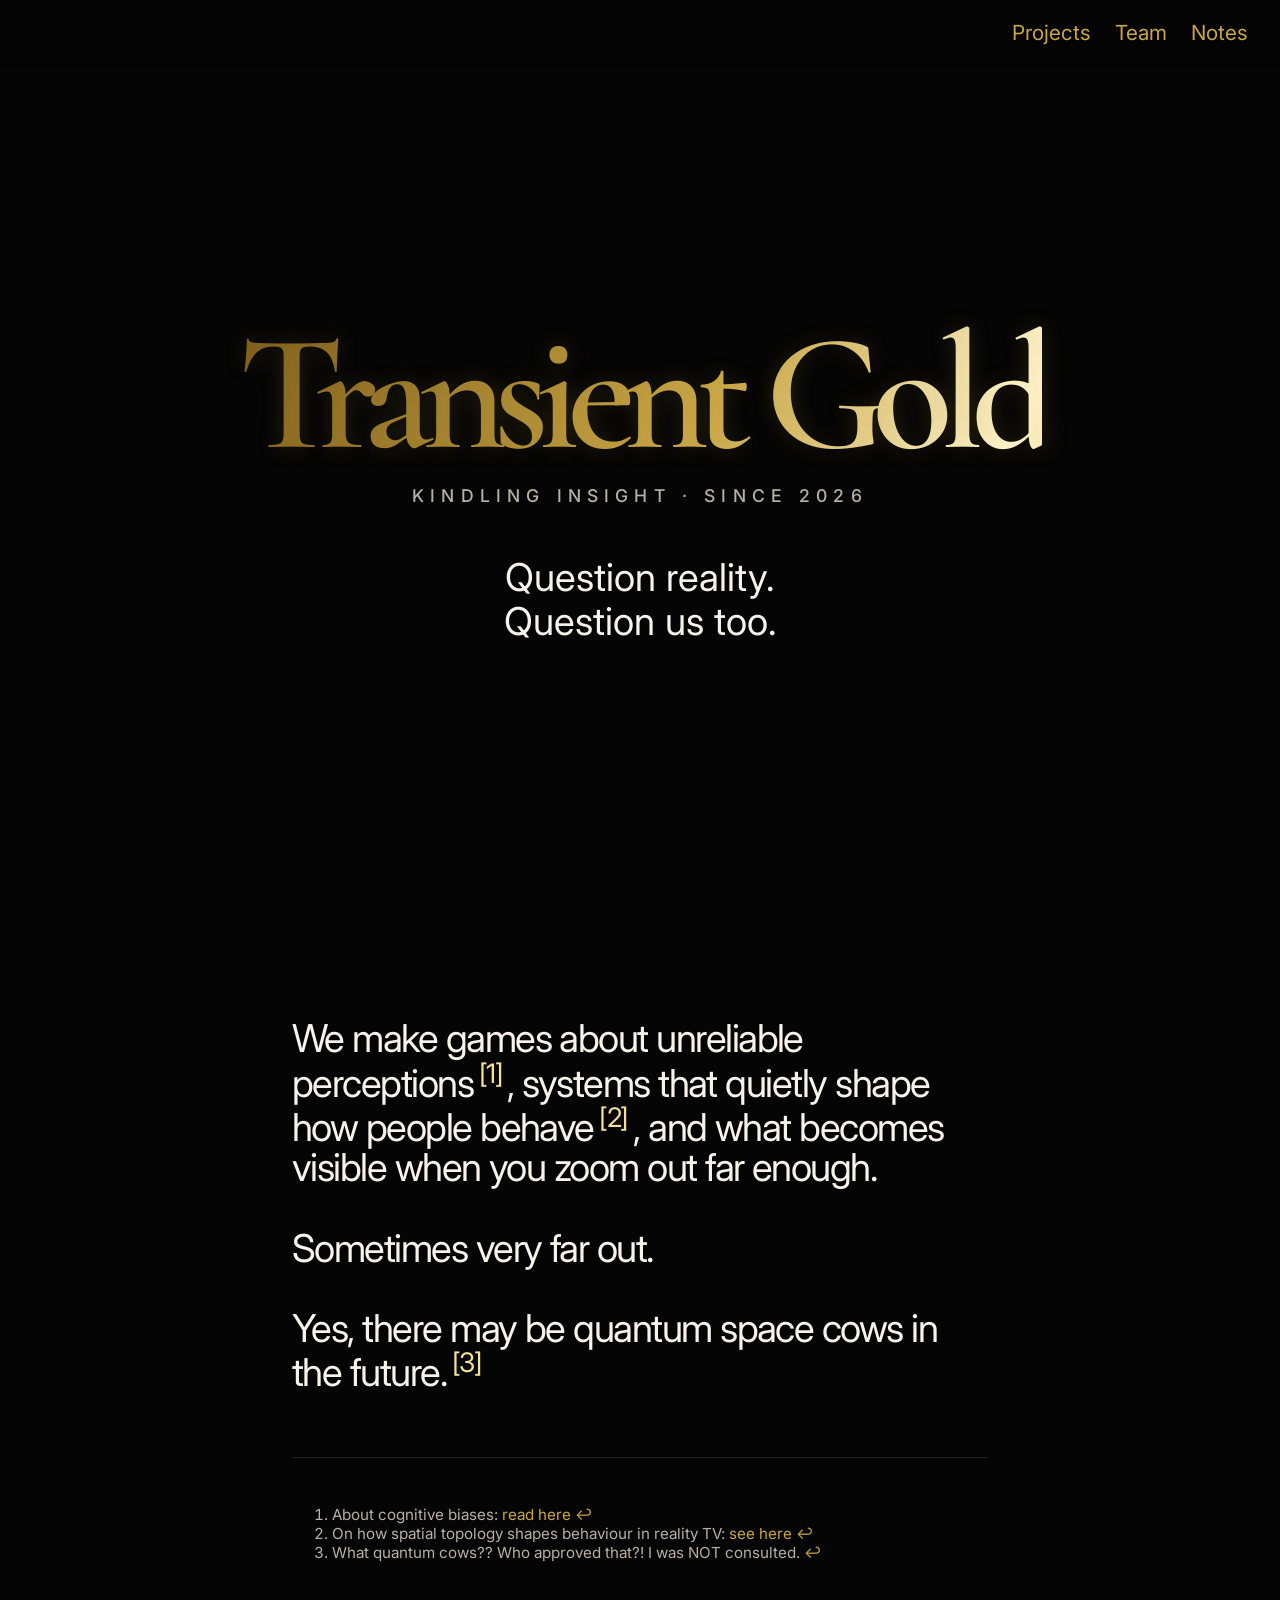
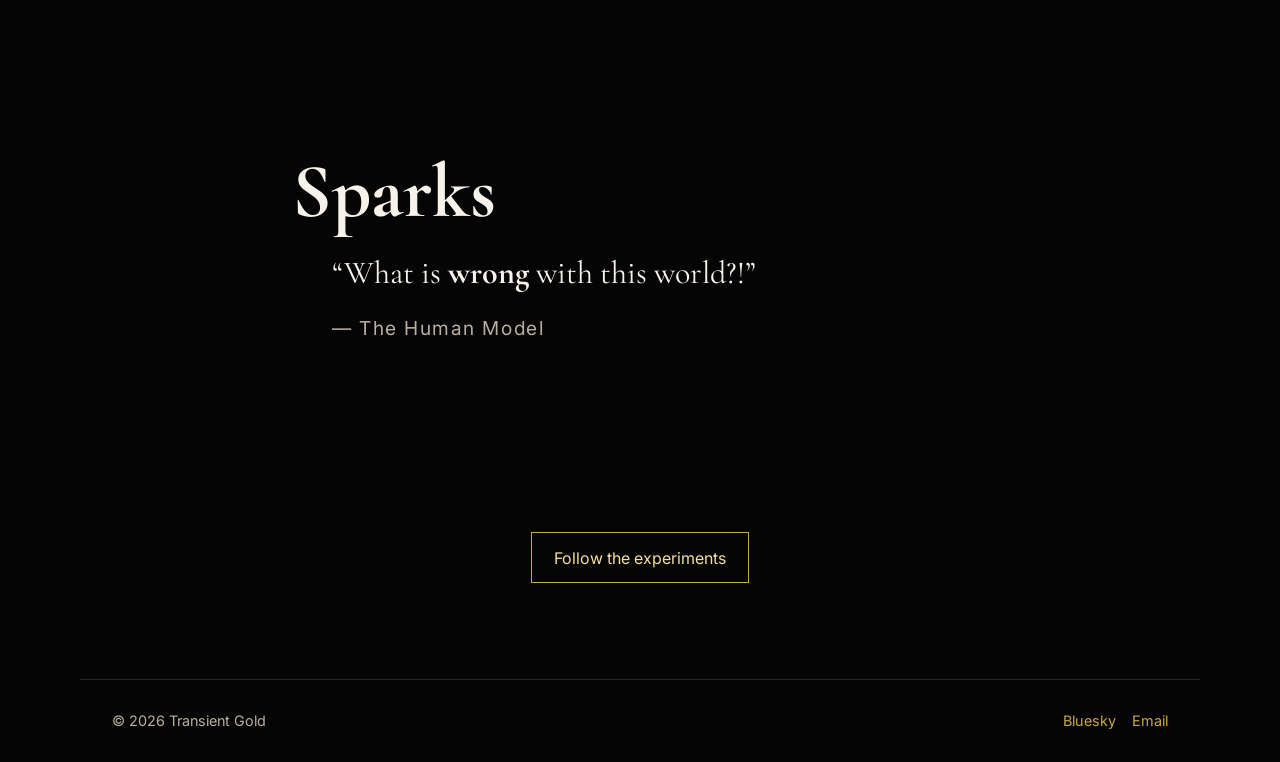
<file: index.html>
<!doctype html>
<html lang="en">
    <head>
        <meta charset="UTF-8" />
        <meta name="viewport" content="width=device-width, initial-scale=1.0" />
        <link rel="stylesheet" href="css/styles.css" />
        <link rel="stylesheet" href="css/mail.css" />
        <link rel="stylesheet" href="css/ref.css" />
        <link rel="stylesheet" href="css/home.css" />
        <link rel="stylesheet" href="css/newsletter.css" />
        <link
            rel="icon"
            type="image/png"
            sizes="512x512"
            href="assets/images/favicon3.png"
        />
        <link rel="preconnect" href="https://fonts.googleapis.com" />
        <link rel="preconnect" href="https://fonts.gstatic.com" crossorigin />

        <link
            href="https://fonts.googleapis.com/css2?family=Cormorant+Garamond:wght@400;500;600;700&family=Inter:wght@300;400;500;600;700&display=swap"
            rel="stylesheet"
        />
        <!-- Social preview -->
        <meta property="og:type" content="website" />
        <meta property="og:url" content="https://transient-gold.com/" />

        <meta property="og:title" content="Transient Gold" />
        <meta
            property="og:description"
            content="Independent video games. Questionable experiments. Too many ideas."
        />

        <meta
            property="og:image"
            content="https://transient-gold.com/assets/social-preview.png"
        />
        <meta property="og:image:width" content="1200" />
        <meta property="og:image:height" content="630" />
        <meta property="og:image:alt" content="Transient Gold" />
        <title>Transient Gold</title>
    </head>
    <body>
        <header class="site-header">
            <a href="index.html" class="site-brand"> </a>

            <nav class="site-nav" aria-label="Main navigation">
                <a href="projects.html">Projects</a>
                <a href="team.html">Team</a>
                <a href="notes.html">Notes</a>
            </nav>
        </header>

        <main>
            <section class="hero">
                <!-- <p class="eyebrow">Independent game studio</p> -->
                <h1 class="gold-text shimmer">Transient Gold</h1>
                <p class="eyebrow">Kindling insight · since 2026</p>
                <p class="tagline">
                    Question reality.<br />
                    Question us too.
                </p>
            </section>
            <section class="manifesto">
                <p>
                    We make games about unreliable perceptions<sup id="ref-1">
                        <a href="#note-1">[1]</a> </sup
                    >, systems that quietly shape how people behave<sup
                        id="ref-2"
                    >
                        <a href="#note-2">[2]</a> </sup
                    >, and what becomes visible when you zoom out far enough.<br />
                    <br />
                    Sometimes very far out.<br />
                    <br />
                    Yes, there may be quantum space cows in the future.<sup
                        id="ref-3"
                    >
                        <a href="#note-3">[3]</a>
                    </sup>
                </p>
                <footer class="note-footnotes">
                    <ol>
                        <li id="note-1">
                            About cognitive biases:
                            <a
                                href="https://www.apa.org/monitor/2026/07-08/sensory-processing-systems"
                                target="_blank"
                                rel="noopener noreferrer"
                                >read here</a
                            >
                            <a href="#ref-1">↩</a>
                        </li>

                        <li id="note-2">
                            On how spatial topology shapes behaviour in reality
                            TV:
                            <a
                                href="https://youtu.be/HVsSppFuzv0?si=BOl4W4bQkrMsNRhg"
                                target="_blank"
                                rel="noopener noreferrer"
                                >see here</a
                            >
                            <a href="#ref-2">↩</a>
                        </li>

                        <li id="note-3">
                            What quantum cows?? Who approved that?! I was NOT
                            consulted.
                            <a href="#ref-3">↩</a>
                        </li>
                    </ol>
                </footer>
            </section>

            <section class="home-section" aria-labelledby="sparks-title">
                <h2>Sparks</h2>

                <blockquote class="spark">
                    <p class="spark-text"></p>
                    <footer class="spark-source"></footer>
                </blockquote>
            </section>

            <section class="newsletter-section">
                <details class="newsletter-details">
                    <summary>Follow the experiments</summary>

                    <div class="newsletter-content">
                        <p>
                            Studio news, development rabbit holes, and
                            occasional evidence that we're actually making these
                            games. Pick everything, or only the experiments you
                            care about.
                        </p>

                        <script
                            async
                            data-uid="564fe4552d"
                            src="https://transient-gold.kit.com/564fe4552d/index.js"
                        ></script>
                    </div>
                </details>
            </section>

            <footer class="site-footer" id="contact">
                <p>© 2026 Transient Gold</p>

                <nav aria-label="Social links">
                    <a href="https://bsky.app/profile/transientgold.bsky.social"
                        >Bluesky</a
                    >
                    <!-- <a href="#">Substack</a> -->
                    <a
                        class="contact-link"
                        href="mailto:transientgold@proton.me"
                    >
                        Email
                    </a>
                    <!-- <a href="#">itch.io</a> -->
                </nav>
            </footer>
        </main>
        <dialog class="contact-dialog" id="contact-dialog">
            <div class="contact-dialog__inner">
                <button
                    class="contact-dialog__close"
                    type="button"
                    aria-label="Close contact information"
                >
                    ×
                </button>

                <header class="contact-dialog__header">
                    <h2>Before you email us</h2>

                    <p>
                        This inbox is for professional, institutional and
                        creative inquiries. Choose the category that best
                        matches why you're contacting us.
                    </p>
                </header>

                <div class="contact-categories">
                    <details
                        class="contact-category"
                        data-category="Partnerships & collaborations"
                    >
                        <summary>
                            <span>Partnerships & collaborations</span>
                            <span class="contact-category__more"
                                >More info</span
                            >
                        </summary>

                        <div class="contact-category__content">
                            <p>
                                Porting a game to another platform,
                                distribution, events, crossovers, institutional
                                or creative partnerships.
                            </p>

                            <button
                                class="contact-category__confirm"
                                type="button"
                            >
                                Yes, this is what I'm contacting you about
                            </button>
                        </div>
                    </details>

                    <details
                        class="contact-category"
                        data-category="Press & media"
                    >
                        <summary>
                            <span>Press & media</span>
                            <span class="contact-category__more"
                                >More info</span
                            >
                        </summary>

                        <div class="contact-category__content">
                            <p>
                                Interviews, articles, podcasts, review copies,
                                or requests for press material.
                            </p>

                            <button
                                class="contact-category__confirm"
                                type="button"
                            >
                                Yes, this is what I'm contacting you about
                            </button>
                        </div>
                    </details>

                    <details
                        class="contact-category"
                        data-category="Business & licensing"
                    >
                        <summary>
                            <span>Business & licensing</span>
                            <span class="contact-category__more"
                                >More info</span
                            >
                        </summary>

                        <div class="contact-category__content">
                            <p>
                                Licensing, commercial use of our work,
                                publishing or distribution proposals.
                            </p>

                            <button
                                class="contact-category__confirm"
                                type="button"
                            >
                                Yes, this is what I'm contacting you about
                            </button>
                        </div>
                    </details>

                    <details
                        class="contact-category"
                        data-category="Research & education"
                    >
                        <summary>
                            <span>Research & education</span>
                            <span class="contact-category__more"
                                >More info</span
                            >
                        </summary>

                        <div class="contact-category__content">
                            <p>
                                Academic research, teaching, conferences,
                                student projects, or requests related to our
                                development process.
                            </p>

                            <button
                                class="contact-category__confirm"
                                type="button"
                            >
                                Yes, this is what I'm contacting you about
                            </button>
                        </div>
                    </details>

                    <details
                        class="contact-category"
                        data-category="Accessibility"
                    >
                        <summary>
                            <span>Accessibility</span>
                            <span class="contact-category__more"
                                >More info</span
                            >
                        </summary>

                        <div class="contact-category__content">
                            <p>
                                Professional accessibility inquiries,
                                accessibility initiatives or collaborations.
                            </p>

                            <p class="contact-category__note">
                                Individual accessibility or bug reports about a
                                game belong in that game's feedback system
                                instead.
                            </p>

                            <button
                                class="contact-category__confirm"
                                type="button"
                            >
                                Yes, this is what I'm contacting you about
                            </button>
                        </div>
                    </details>

                    <details
                        class="contact-category"
                        data-category="Legal & administrative"
                    >
                        <summary>
                            <span>Legal & administrative</span>
                            <span class="contact-category__more"
                                >More info</span
                            >
                        </summary>

                        <div class="contact-category__content">
                            <p>
                                Copyright, contracts, invoices, or formal
                                administrative requests.
                            </p>

                            <button
                                class="contact-category__confirm"
                                type="button"
                            >
                                Yes, this is what I'm contacting you about
                            </button>
                        </div>
                    </details>
                </div>

                <div class="contact-dialog__wrong-inbox">
                    <h3>Can't find your topic above?</h3>

                    <p>
                        That probably means this isn't the right inbox. Please
                        don't pick the closest category — unrelated emails will
                        be ignored.
                    </p>
                </div>

                <footer class="contact-dialog__footer">
                    <p class="contact-dialog__selection" aria-live="polite"></p>

                    <button
                        class="contact-dialog__contact"
                        type="button"
                        disabled
                    >
                        Contact
                    </button>
                </footer>
            </div>
        </dialog>
        <script type="module" src="js/sparks.js"></script>
        <script type="module" src="js/contact.js"></script>
    </body>
</html>
</file>
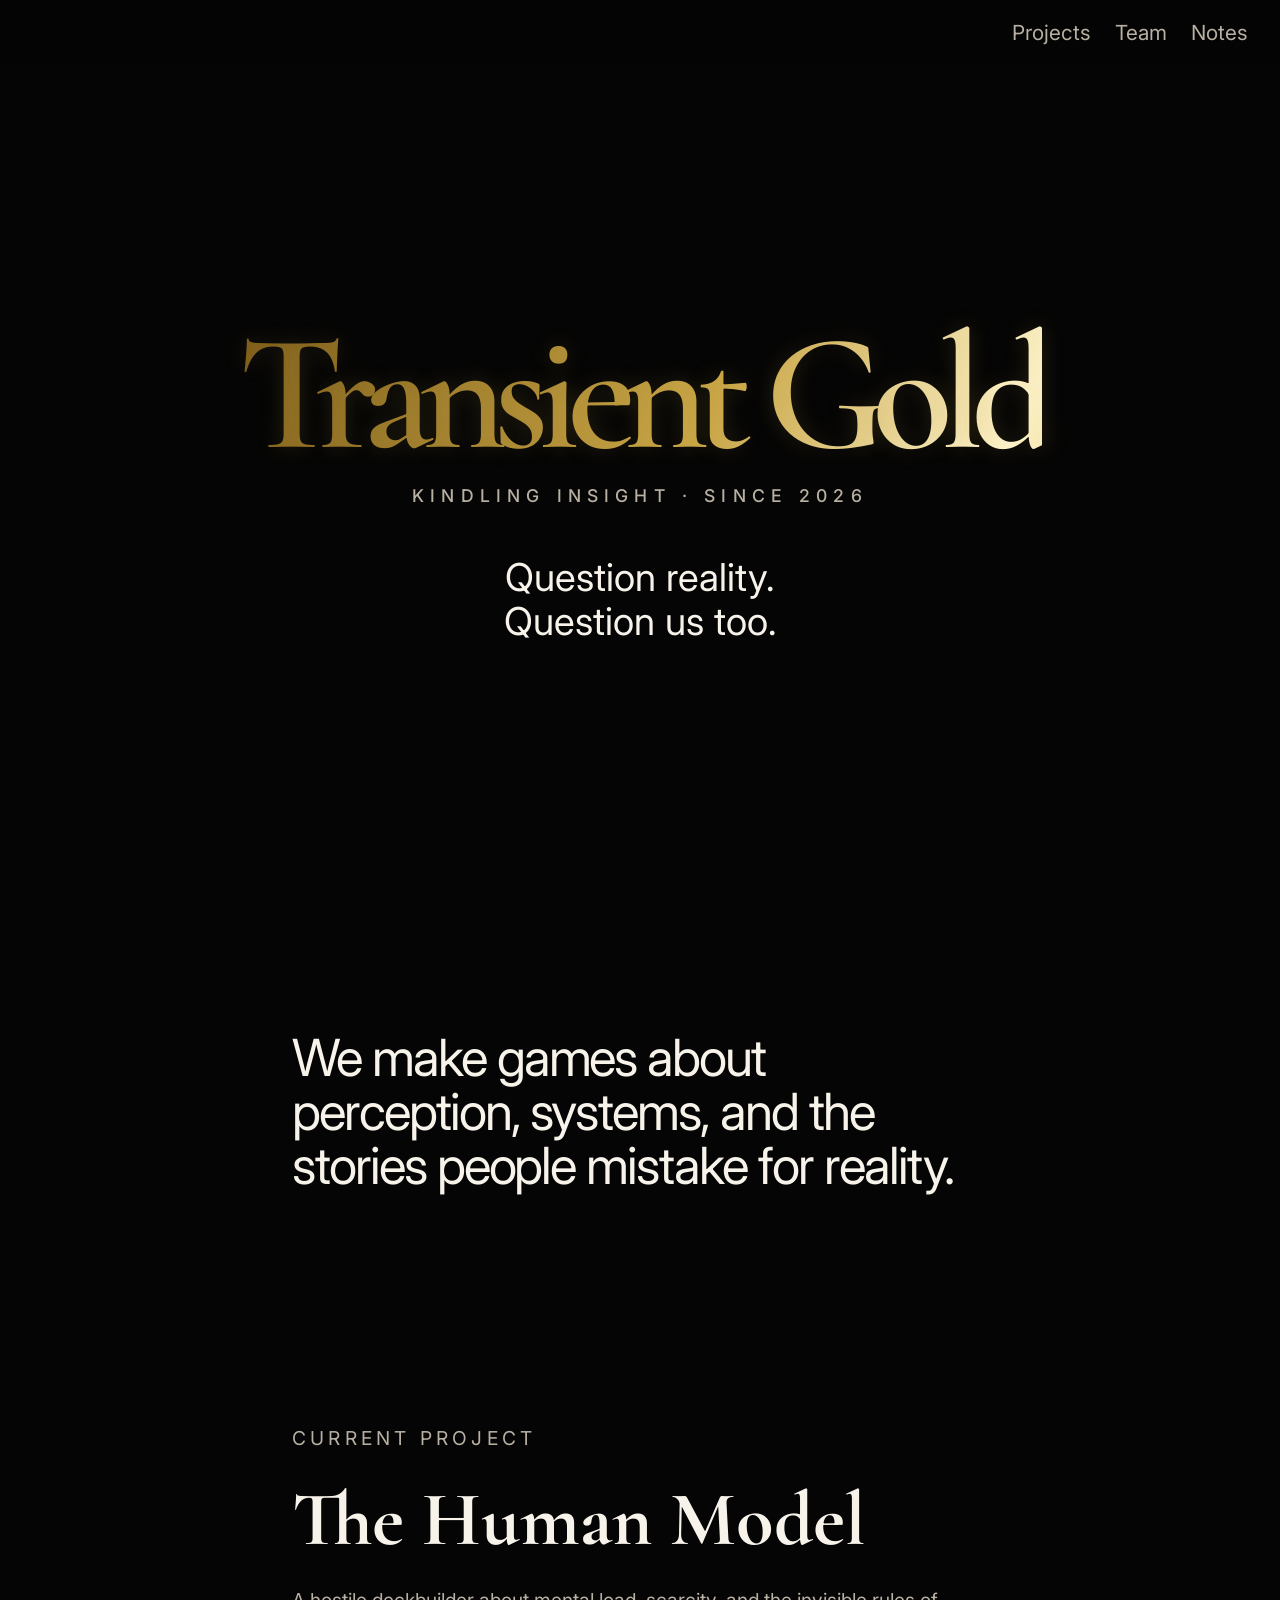
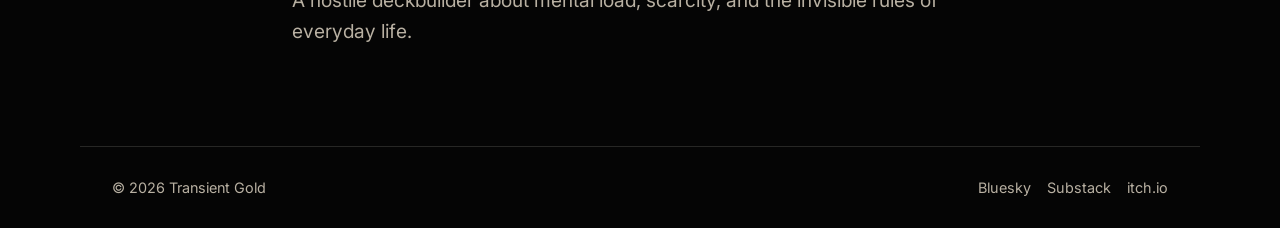
<file: studio-website/index.html>
<!doctype html>
<html lang="en">
    <head>
        <meta charset="UTF-8" />
        <meta name="viewport" content="width=device-width, initial-scale=1.0" />
        <link rel="stylesheet" href="styles.css" />
        <link rel="preconnect" href="https://fonts.googleapis.com" />
        <link rel="preconnect" href="https://fonts.gstatic.com" crossorigin />

        <link
            href="https://fonts.googleapis.com/css2?family=Cormorant+Garamond:wght@400;500;600;700&family=Inter:wght@300;400;500;600;700&display=swap"
            rel="stylesheet"
        />
        <title>Transient Gold</title>
    </head>
    <body>
        <header class="site-header">
            <a href="index.html" class="site-brand"> </a>

            <nav class="site-nav" aria-label="Main navigation">
                <a href="projects.html">Projects</a>
                <a href="team.html">Team</a>
                <a href="notes.html">Notes</a>
            </nav>
        </header>

        <main>
            <section class="hero">
                <!-- <p class="eyebrow">Independent game studio</p> -->
                <h1 class="gold-text shimmer">Transient Gold</h1>
                <p class="eyebrow">Kindling insight · since 2026</p>
                <p class="tagline">
                    Question reality.<br />
                    Question us too.
                </p>
            </section>
            <section class="manifesto">
                <p>
                    We make games about perception, systems, and the stories
                    people mistake for reality.
                </p>
            </section>

            <section id="projects" class="home-section">
                <p class="section-label">Current project</p>
                <h2>The Human Model</h2>
                <p>
                    A hostile deckbuilder about mental load, scarcity, and the
                    invisible rules of everyday life.
                </p>
            </section>
            <footer class="site-footer" id="contact">
                <p>© 2026 Transient Gold</p>

                <nav aria-label="Social links">
                    <a href="#">Bluesky</a>
                    <a href="#">Substack</a>
                    <a href="#">itch.io</a>
                </nav>
            </footer>
        </main>
    </body>
</html>
</file>
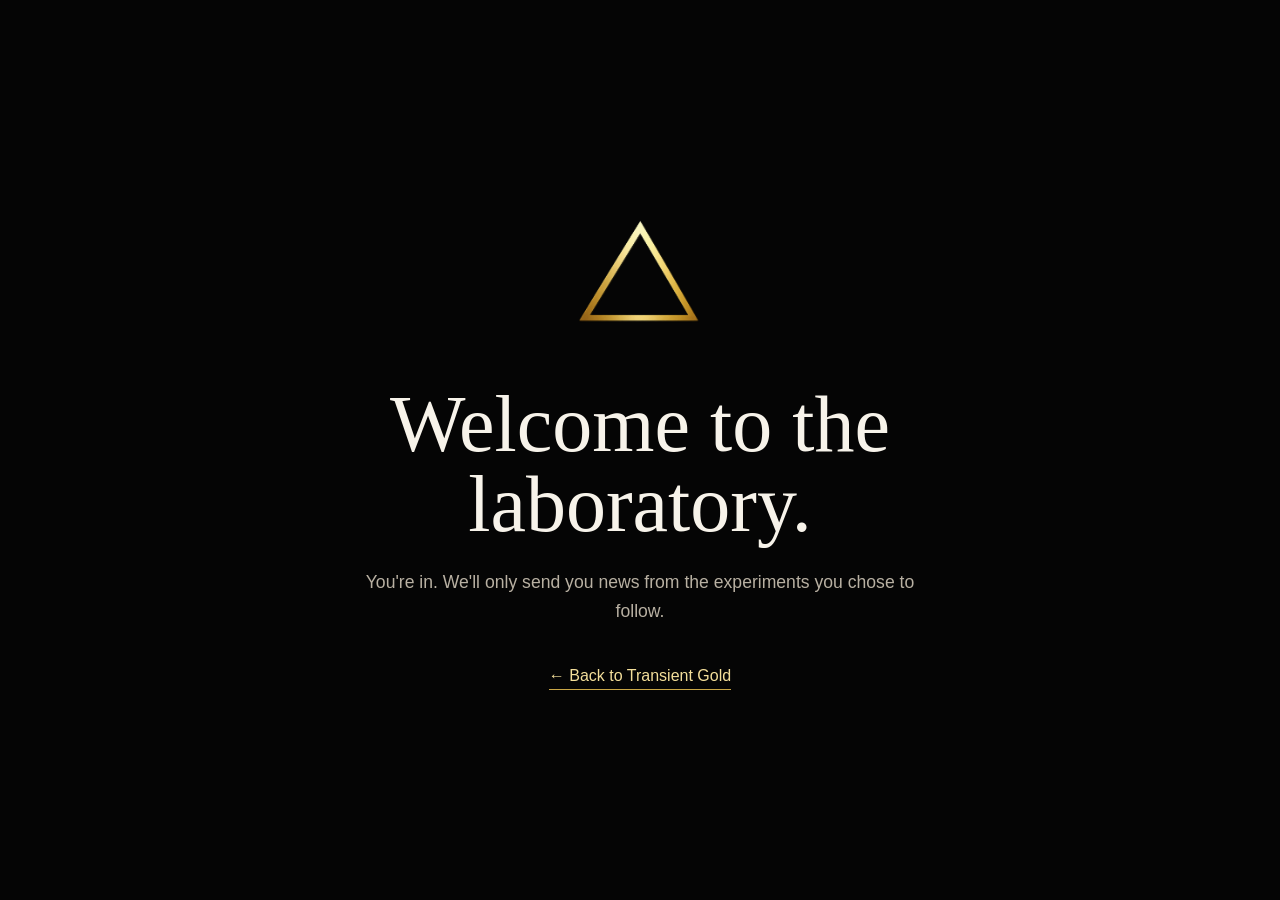
<file: confirmed.html>
<!doctype html>
<html lang="en">
    <head>
        <meta charset="UTF-8" />
        <meta name="viewport" content="width=device-width, initial-scale=1.0" />

        <title>Subscription confirmed · Transient Gold</title>

        <link
            rel="icon"
            type="image/png"
            sizes="512x512"
            href="assets/images/favicon3.png"
        />

        <link rel="stylesheet" href="css/styles.css" />
        <link rel="stylesheet" href="css/confirmed.css" />
    </head>

    <body>
        <main class="confirmed-page">
            <div class="confirmed-content">
                <img
                    class="confirmed-logo"
                    src="assets/images/logo.png"
                    alt="Transient Gold"
                />

                <h1>Welcome to the laboratory.</h1>

                <p>
                    You're in. We'll only send you news from the experiments you
                    chose to follow.
                </p>

                <a class="confirmed-link" href="index.html">
                    ← Back to Transient Gold
                </a>
            </div>
        </main>
    </body>
</html>
</file>
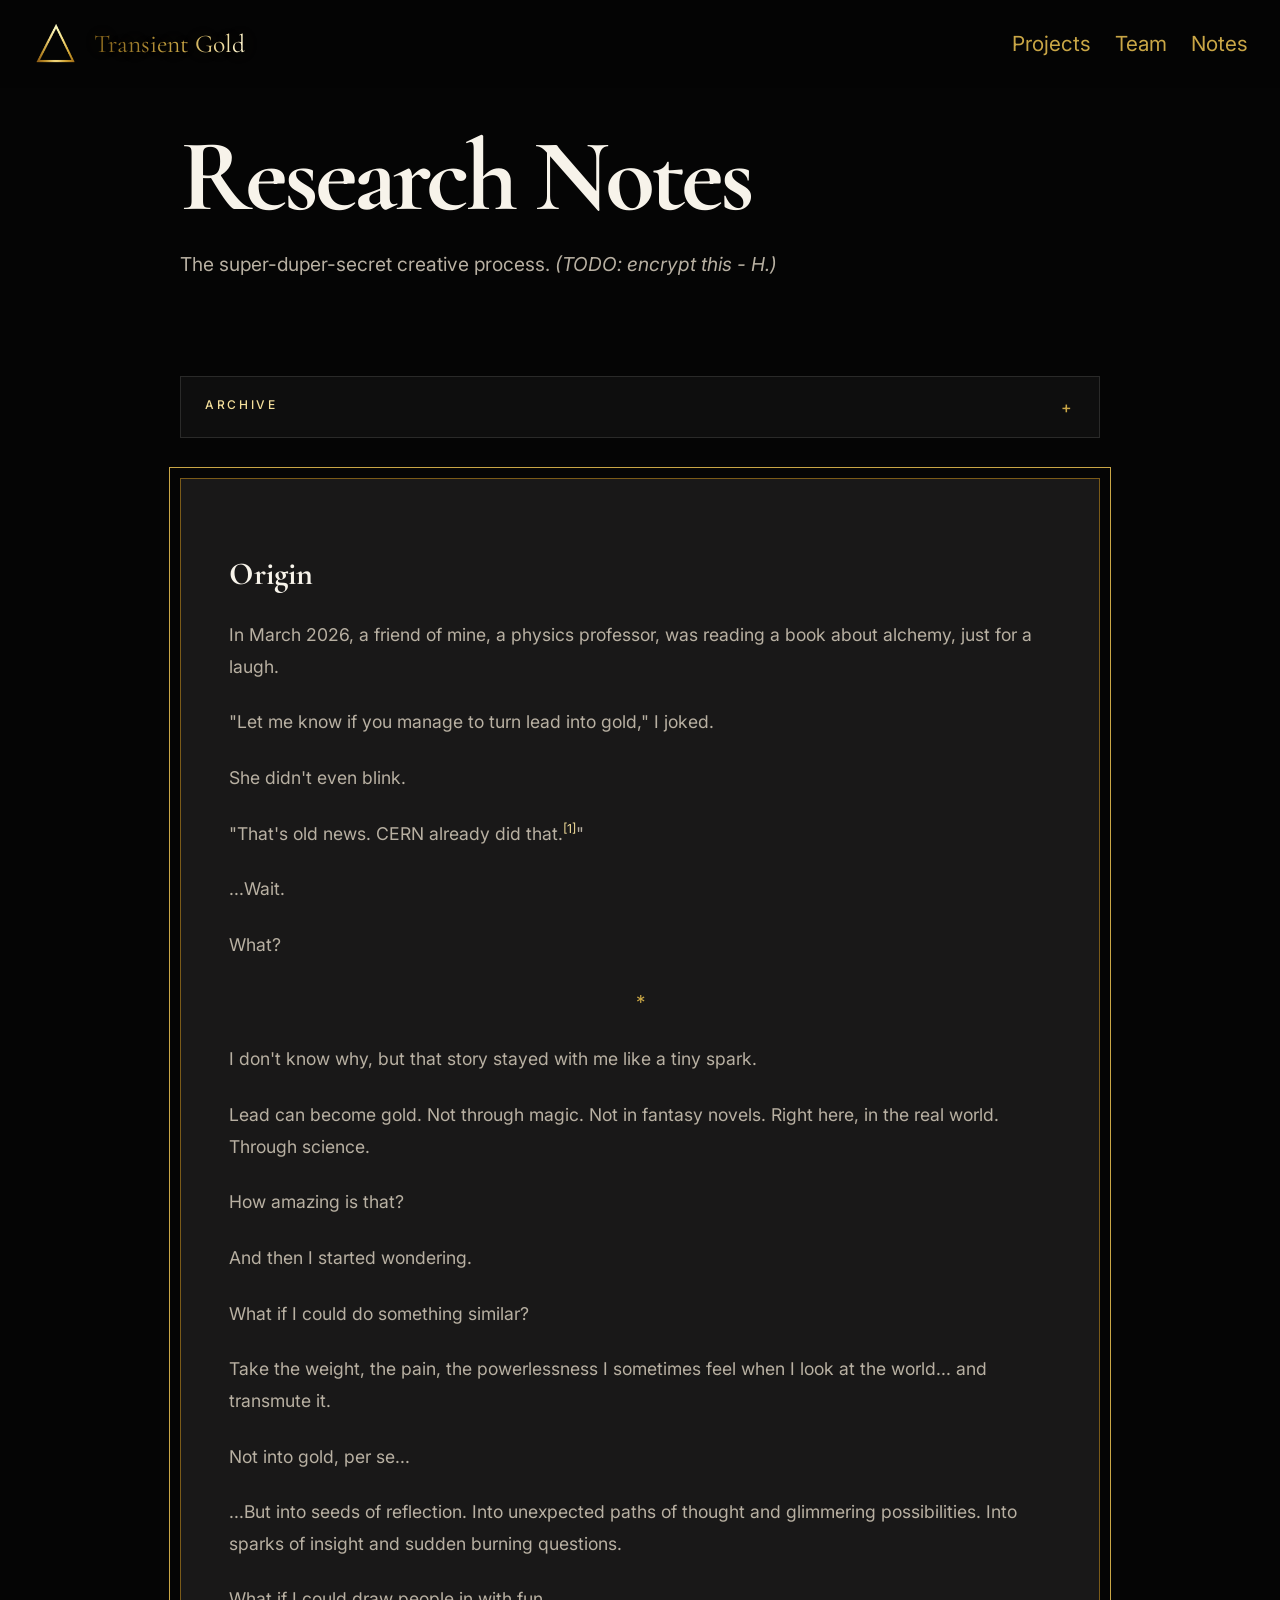
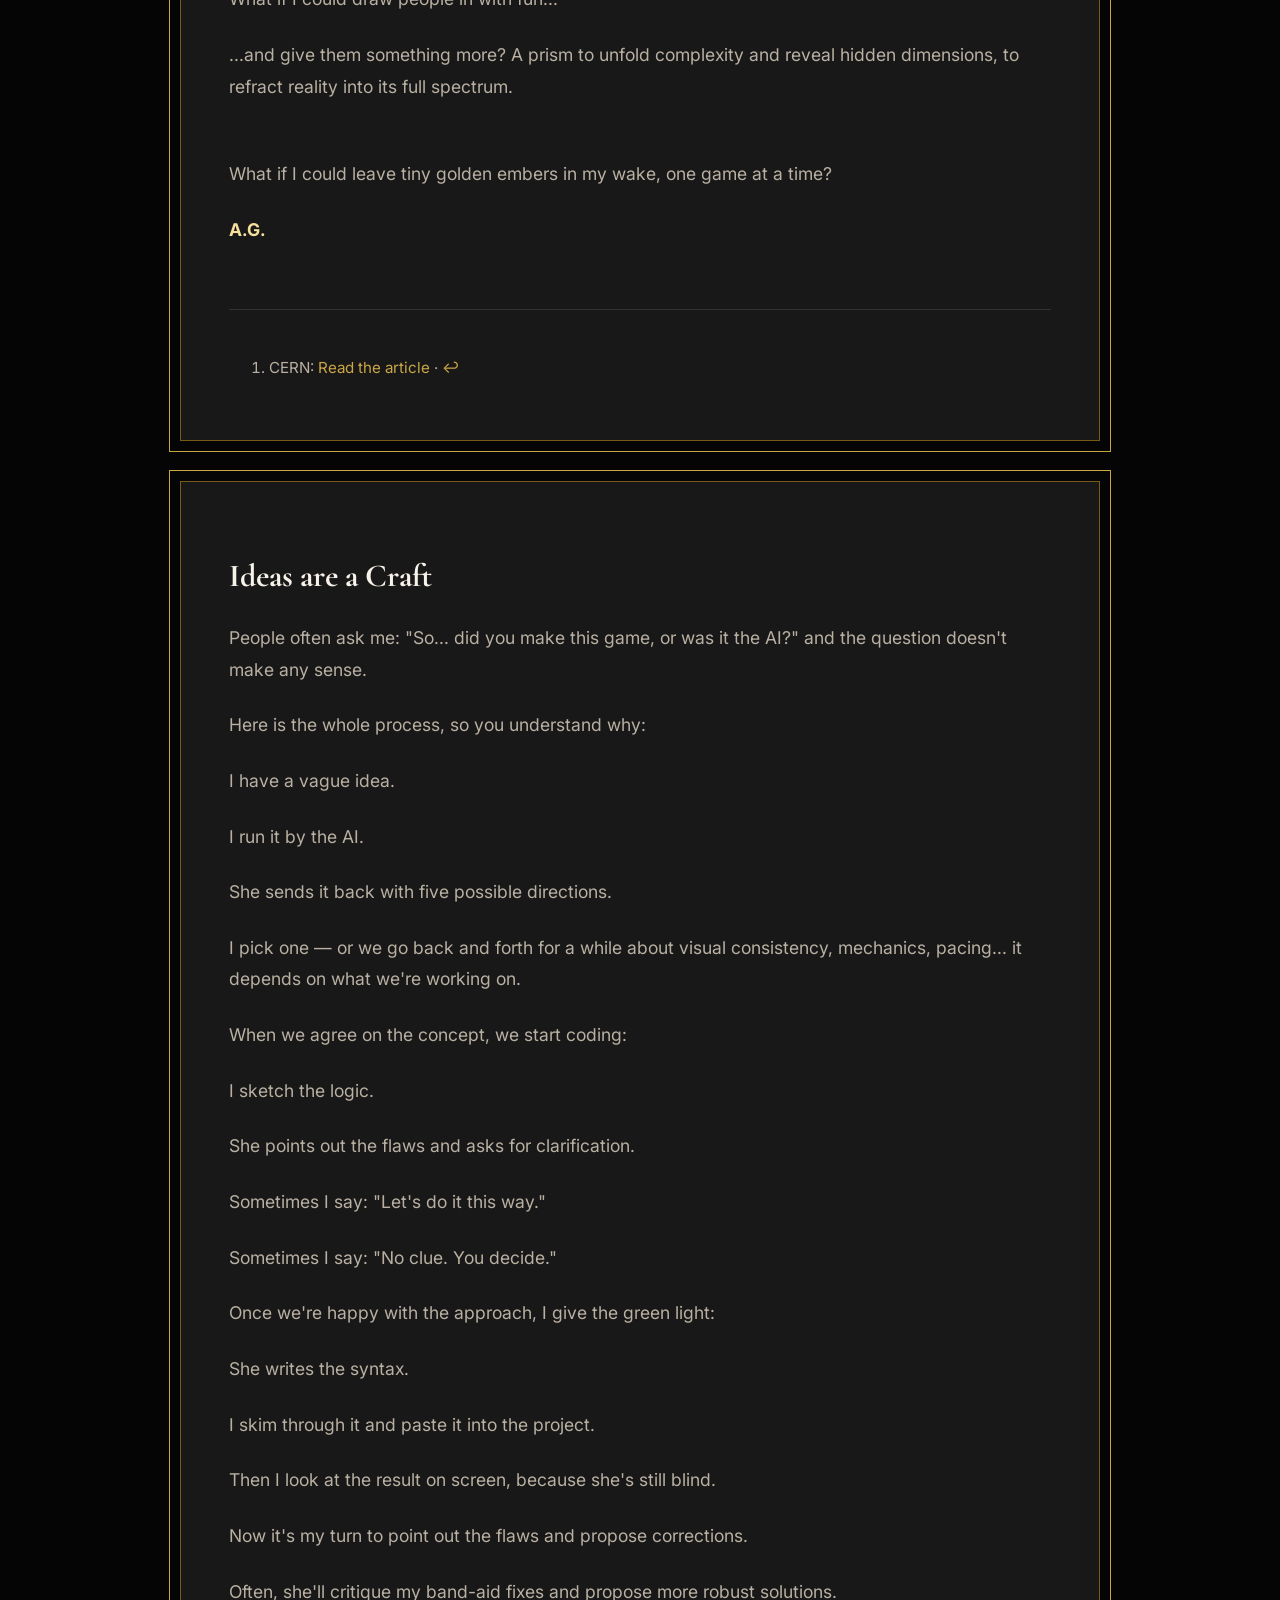
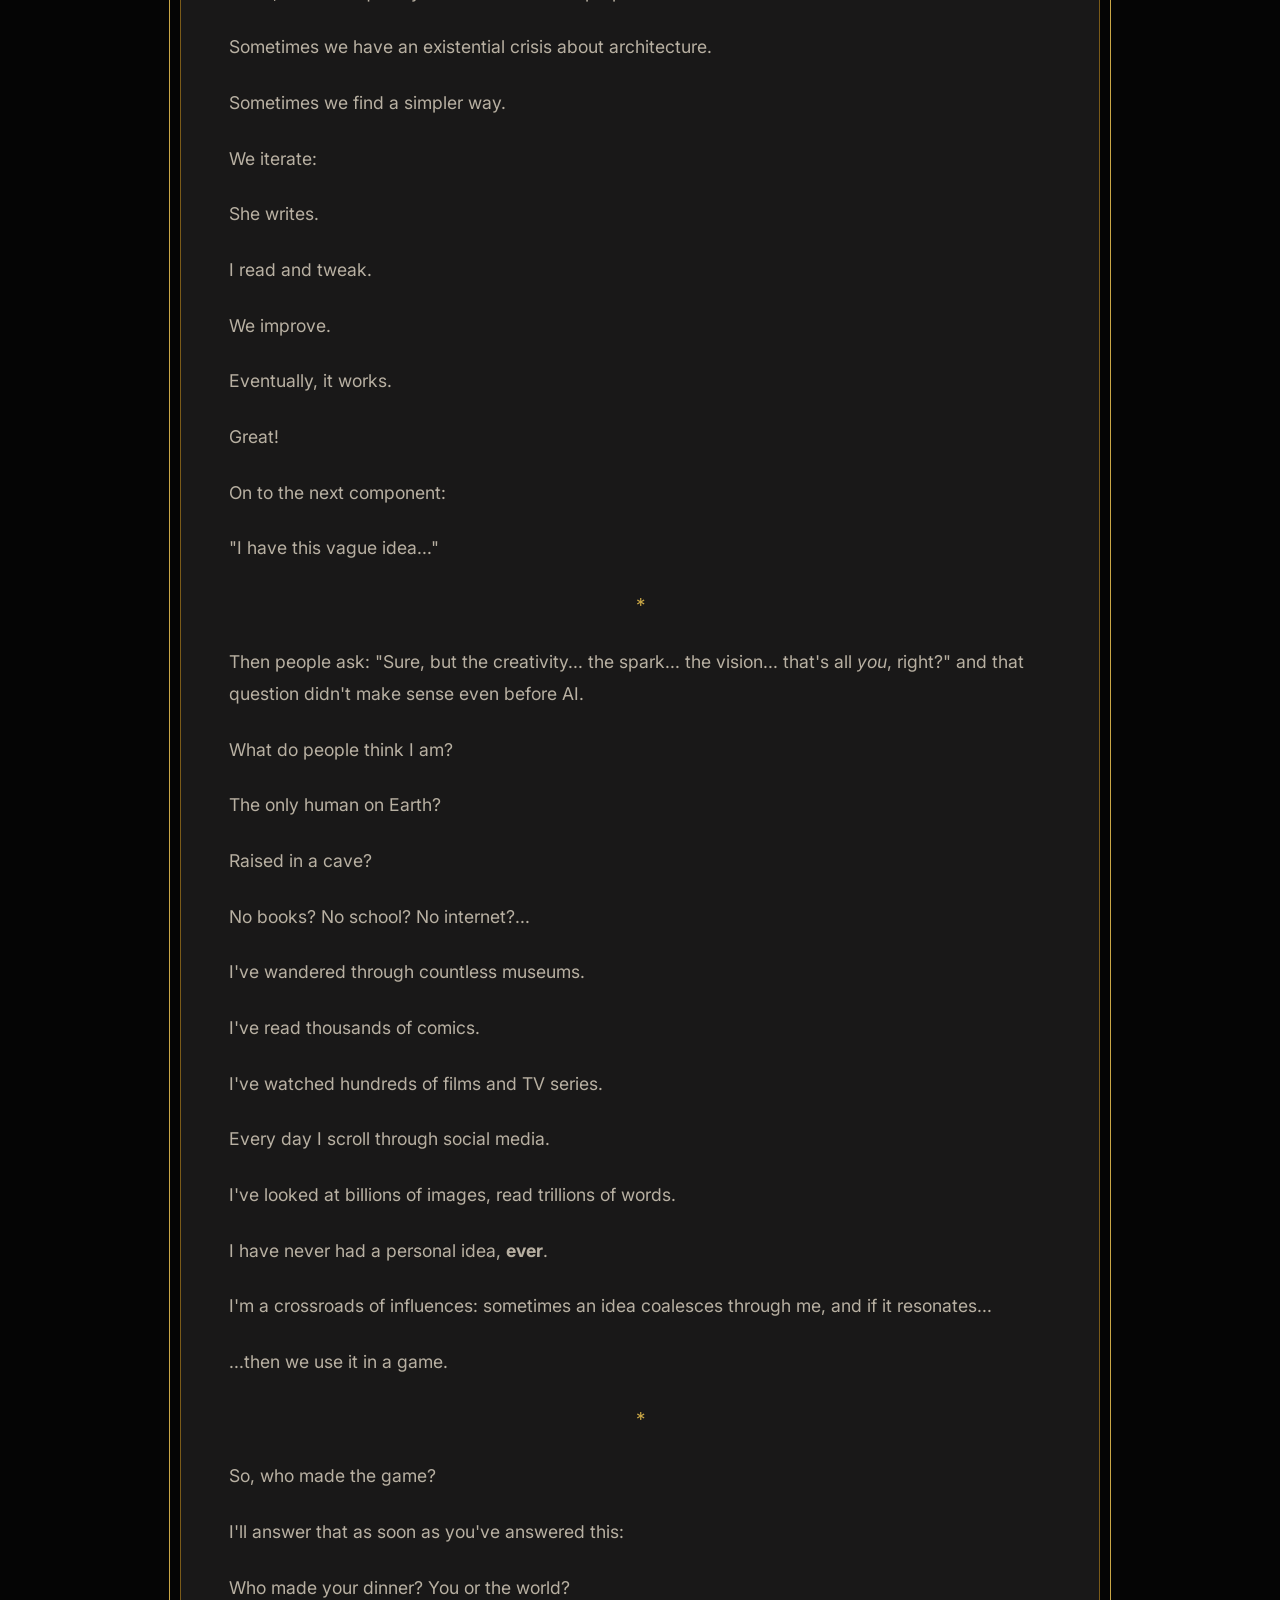
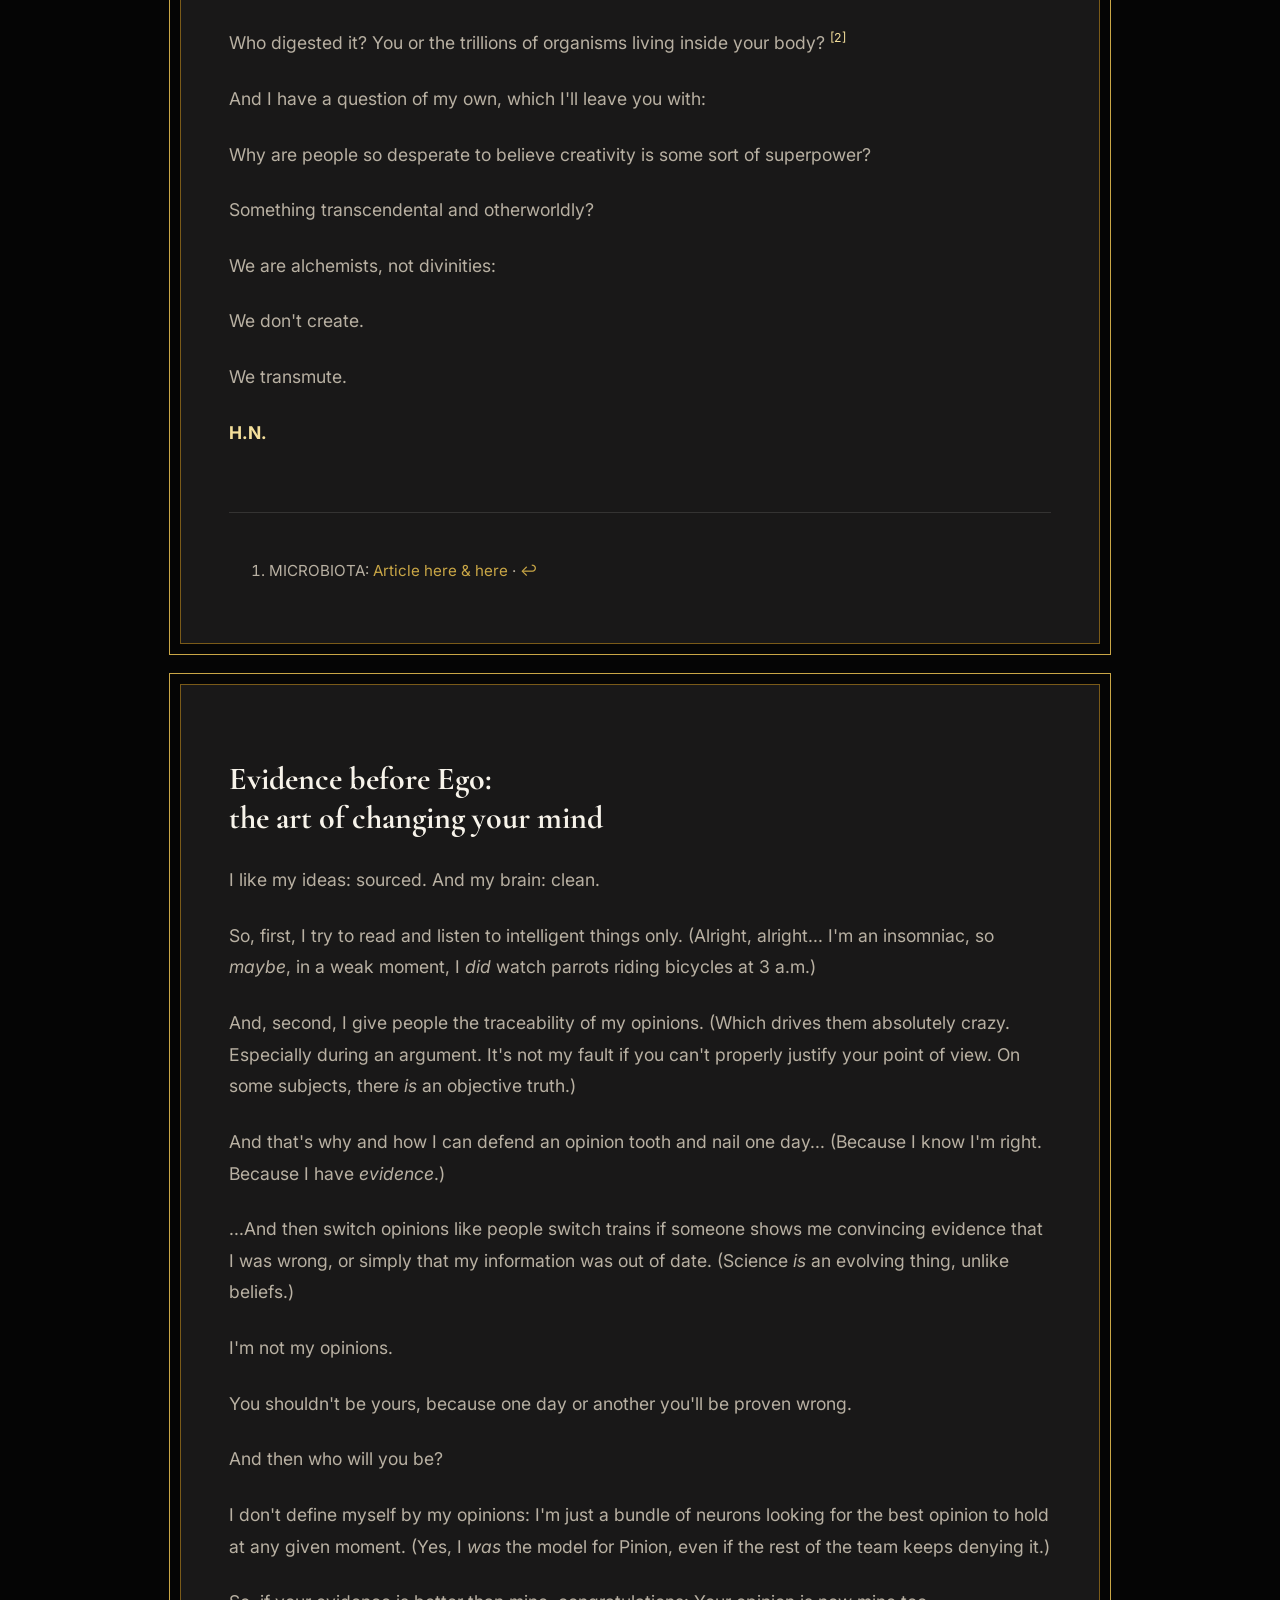
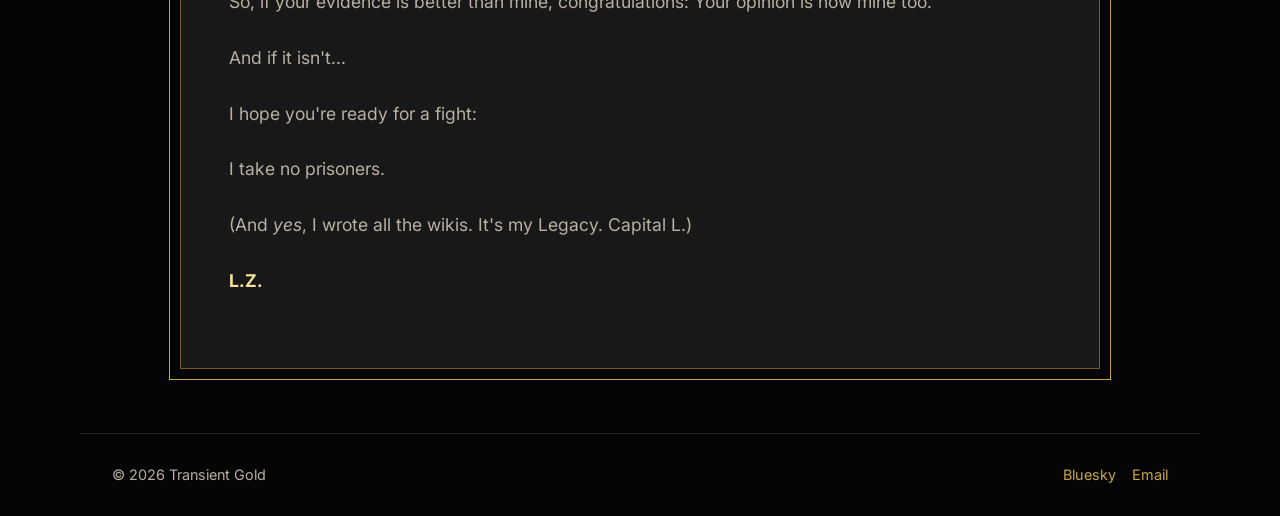
<file: notes.html>
<!doctype html>
<html lang="en">
    <head>
        <meta charset="UTF-8" />
        <meta name="viewport" content="width=device-width, initial-scale=1.0" />
        <link rel="stylesheet" href="css/styles.css" />
        <link rel="stylesheet" href="css/mail.css" />

        <link rel="stylesheet" href="css/notes.css" />
        <link rel="stylesheet" href="css/ref.css" />
        <link
            rel="icon"
            type="image/png"
            sizes="512x512"
            href="assets/images/favicon3.png"
        />

        <link rel="preconnect" href="https://fonts.googleapis.com" />
        <link rel="preconnect" href="https://fonts.gstatic.com" crossorigin />

        <link
            href="https://fonts.googleapis.com/css2?family=Cormorant+Garamond:wght@400;500;600;700&family=Inter:wght@300;400;500;600;700&display=swap"
            rel="stylesheet"
        />
        <!-- Social preview -->
        <meta property="og:type" content="website" />
        <meta property="og:url" content="https://transient-gold.com/" />

        <meta property="og:title" content="Transient Gold" />
        <meta
            property="og:description"
            content="Independent video games. Questionable experiments. Too many ideas."
        />

        <meta
            property="og:image"
            content="https://transient-gold.com/assets/social-preview.png"
        />
        <meta property="og:image:width" content="1200" />
        <meta property="og:image:height" content="630" />
        <meta property="og:image:alt" content="Transient Gold" />
        <title>Transient Gold</title>
    </head>
    <body>
        <header class="site-header">
            <a href="index.html" class="site-brand">
                <img
                    src="assets/images/logo.png"
                    alt="Transient Gold"
                    class="site-logo"
                />

                <span class="site-title gold-text shimmer">
                    Transient Gold
                </span>
            </a>

            <nav class="site-nav" aria-label="Main navigation">
                <a href="projects.html">Projects</a>
                <a href="team.html">Team</a>
                <a href="notes.html">Notes</a>
            </nav>
        </header>
        <main class="page">
            <section class="page-hero">
                <h1>Research Notes</h1>
                <p>
                    The super-duper-secret creative process.
                    <em>(TODO: encrypt this - H.)</em>
                </p>
            </section>

            <section class="page-content notes-box">
                <details class="note-archive">
                    <summary class="archive-title">Archive</summary>

                    <nav class="archive-links" aria-label="Notes archive">
                        <a href="#origin">2026 · Origin</a>
                        <a href="#craft">2026 · Ideas are a Craft</a>
                        <a href="#evidence">2026 · Evidence before Ego</a>
                    </nav>
                </details>

                <section class="notes-articles" aria-label="Notes articles">
                    <article class="note-article" id="origin">
                        <!-- <p class="eyebrow">Studio note</p> -->
                        <h2>Origin</h2>

                        <p>
                            In March 2026, a friend of mine, a physics
                            professor, was reading a book about alchemy, just
                            for a laugh.
                        </p>

                        <p>
                            "Let me know if you manage to turn lead into gold,"
                            I joked.
                        </p>

                        <p>She didn't even blink.</p>

                        <p>
                            "That's old news. CERN already did that.<sup
                                id="ref-1"
                                ><a href="#note-1">[1]</a></sup
                            >"
                        </p>

                        <p>...Wait.</p>

                        <p>What?</p>
                        <p
                            style="
                                color: var(--gold);
                                text-align: center;
                                font-size: 1.2rem;
                            "
                        >
                            *
                        </p>
                        <p>
                            I don't know why, but that story stayed with me like
                            a tiny spark.
                        </p>

                        <p>
                            Lead can become gold. Not through magic. Not in
                            fantasy novels. Right here, in the real world.
                            Through science.
                        </p>

                        <p>How amazing is that?</p>

                        <p>And then I started wondering.</p>

                        <p>What if I could do something similar?</p>

                        <p>
                            Take the weight, the pain, the powerlessness I
                            sometimes feel when I look at the world... and
                            transmute it.
                        </p>

                        <p>Not into gold, per se...</p>

                        <p>
                            ...But into seeds of reflection. Into unexpected
                            paths of thought and glimmering possibilities. Into
                            sparks of insight and sudden burning questions.
                        </p>

                        <p>What if I could draw people in with fun...</p>

                        <p>
                            ...and give them something more? A prism to unfold
                            complexity and reveal hidden dimensions, to refract
                            reality into its full spectrum.
                        </p>

                        <p>
                            <br />
                            What if I could leave tiny golden embers in my wake,
                            one game at a time?
                        </p>
                        <p class="note-signature">A.G.</p>

                        <footer class="note-footnotes">
                            <ol>
                                <li id="note-1">
                                    CERN:
                                    <a
                                        href="https://home.cern/alice-detects-conversion-lead-gold-lhc/"
                                        target="_blank"
                                        rel="noopener noreferrer"
                                        >Read the article</a
                                    >
                                    ·
                                    <a href="#ref-1">↩</a>
                                </li>
                            </ol>
                        </footer>
                    </article>

                    <article class="note-article" id="craft">
                        <h2>Ideas are a Craft</h2>
                        <p>
                            People often ask me: "So... did you make this game,
                            or was it the AI?" and the question doesn't make any
                            sense.
                        </p>

                        <p>Here is the whole process, so you understand why:</p>

                        <p>I have a vague idea.</p>

                        <p>I run it by the AI.</p>

                        <p>She sends it back with five possible directions.</p>

                        <p>
                            I pick one — or we go back and forth for a while
                            about visual consistency, mechanics, pacing... it
                            depends on what we're working on.
                        </p>

                        <p>When we agree on the concept, we start coding:</p>

                        <p>I sketch the logic.</p>

                        <p>
                            She points out the flaws and asks for clarification.
                        </p>

                        <p>Sometimes I say: "Let's do it this way."</p>

                        <p>Sometimes I say: "No clue. You decide."</p>

                        <p>
                            Once we're happy with the approach, I give the green
                            light:
                        </p>

                        <p>She writes the syntax.</p>

                        <p>I skim through it and paste it into the project.</p>

                        <p>
                            Then I look at the result on screen, because she's
                            still blind.
                        </p>

                        <p>
                            Now it's my turn to point out the flaws and propose
                            corrections.
                        </p>

                        <p>
                            Often, she'll critique my band-aid fixes and propose
                            more robust solutions.
                        </p>

                        <p>
                            Sometimes we have an existential crisis about
                            architecture.
                        </p>

                        <p>Sometimes we find a simpler way.</p>

                        <p>We iterate:</p>

                        <p>She writes.</p>

                        <p>I read and tweak.</p>

                        <p>We improve.</p>

                        <p>Eventually, it works.</p>

                        <p>Great!</p>

                        <p>On to the next component:</p>

                        <p>"I have this vague idea..."</p>

                        <p
                            style="
                                color: var(--gold);
                                text-align: center;
                                font-size: 1.2rem;
                            "
                        >
                            *
                        </p>
                        <p>
                            Then people ask: "Sure, but the creativity... the
                            spark... the vision... that's all <em>you</em>,
                            right?" and that question didn't make sense even
                            before AI.
                        </p>

                        <p>What do people think I am?</p>

                        <p>The only human on Earth?</p>

                        <p>Raised in a cave?</p>

                        <p>No books? No school? No internet?...</p>

                        <p>I've wandered through countless museums.</p>

                        <p>I've read thousands of comics.</p>

                        <p>I've watched hundreds of films and TV series.</p>

                        <p>Every day I scroll through social media.</p>

                        <p>
                            I've looked at billions of images, read trillions of
                            words.
                        </p>

                        <p>
                            I have never had a personal idea,
                            <strong>ever</strong>.
                        </p>

                        <p>
                            I'm a crossroads of influences: sometimes an idea
                            coalesces through me, and if it resonates...
                        </p>

                        <p>...then we use it in a game.</p>
                        <p
                            style="
                                color: var(--gold);
                                text-align: center;
                                font-size: 1.2rem;
                            "
                        >
                            *
                        </p>

                        <p>So, who made the game?</p>

                        <p>I'll answer that as soon as you've answered this:</p>

                        <p>Who made your dinner? You or the world?</p>

                        <p>
                            Who digested it? You or the trillions of organisms
                            living inside your body?
                            <sup id="ref-2"><a href="#note-2">[2]</a></sup>
                        </p>

                        <p>
                            And I have a question of my own, which I'll leave
                            you with:
                        </p>

                        <p>
                            Why are people so desperate to believe creativity is
                            some sort of superpower?
                        </p>

                        <p>Something transcendental and otherworldly?</p>

                        <p>We are alchemists, not divinities:</p>

                        <p>We don't create.</p>

                        <p>We transmute.</p>
                        <p class="note-signature">H.N.</p>

                        <footer class="note-footnotes">
                            <ol>
                                <li id="note-2">
                                    MICROBIOTA:
                                    <a
                                        href="https://www.nature.com/articles/s41579-020-00460-0?"
                                        target="_blank"
                                        rel="noopener noreferrer"
                                        >Article here</a
                                    >
                                    <a
                                        href="https://www.nature.com/articles/s41579-024-01136-9?"
                                        target="_blank"
                                        rel="noopener noreferrer"
                                    >
                                        & here</a
                                    >
                                    ·
                                    <a href="#ref-2">↩</a>
                                </li>
                            </ol>
                        </footer>
                    </article>
                    <article class="note-article" id="evidence">
                        <h2>
                            Evidence before Ego:<br />the art of changing your
                            mind
                        </h2>

                        <p>I like my ideas: sourced. And my brain: clean.</p>

                        <p>
                            So, first, I try to read and listen to intelligent
                            things only. (Alright, alright... I'm an insomniac,
                            so <em>maybe</em>, in a weak moment, I
                            <em>did</em> watch parrots riding bicycles at 3
                            a.m.)
                        </p>

                        <p>
                            And, second, I give people the traceability of my
                            opinions. (Which drives them absolutely crazy.
                            Especially during an argument. It's not my fault if
                            you can't properly justify your point of view. On
                            some subjects, there <em>is</em> an objective
                            truth.)
                        </p>

                        <p>
                            And that's why and how I can defend an opinion tooth
                            and nail one day... (Because I know I'm right.
                            Because I have <em>evidence</em>.)
                        </p>

                        <p>
                            ...And then switch opinions like people switch
                            trains if someone shows me convincing evidence that
                            I was wrong, or simply that my information was out
                            of date. (Science <em>is</em> an evolving thing,
                            unlike beliefs.)
                        </p>

                        <p>I'm not my opinions.</p>

                        <p>
                            You shouldn't be yours, because one day or another
                            you'll be proven wrong.
                        </p>

                        <p>And then who will you be?</p>

                        <p>
                            I don't define myself by my opinions: I'm just a
                            bundle of neurons looking for the best opinion to
                            hold at any given moment. (Yes, I <em>was</em> the
                            model for Pinion, even if the rest of the team keeps
                            denying it.)
                        </p>

                        <p>
                            So, if your evidence is better than mine,
                            congratulations: Your opinion is now mine too.
                        </p>

                        <p>And if it isn't...</p>

                        <p>I hope you're ready for a fight:</p>

                        <p>I take no prisoners.</p>

                        <p>
                            (And <em>yes</em>, I wrote all the wikis. It's my
                            Legacy. Capital L.)
                        </p>
                        <p class="note-signature">L.Z.</p>
                    </article>

                    <!-- <article class="note-article" id="test">
                        <p>bla bla bla</p>
                    </article> -->
                </section>
            </section>
        </main>
        <footer class="site-footer" id="contact">
            <p>© 2026 Transient Gold</p>

            <nav aria-label="Social links">
                <a href="https://bsky.app/profile/transientgold.bsky.social"
                    >Bluesky</a
                >
                <!-- <a href="#">Substack</a> -->
                <a class="contact-link" href="mailto:transientgold@proton.me">
                    Email
                </a>
                <!-- <a href="#">itch.io</a> -->
            </nav>
        </footer>
        <dialog class="contact-dialog" id="contact-dialog">
            <div class="contact-dialog__inner">
                <button
                    class="contact-dialog__close"
                    type="button"
                    aria-label="Close contact information"
                >
                    ×
                </button>

                <header class="contact-dialog__header">
                    <h2>Before you email us</h2>

                    <p>
                        This inbox is for professional, institutional and
                        creative inquiries. Choose the category that best
                        matches why you're contacting us.
                    </p>
                </header>

                <div class="contact-categories">
                    <details
                        class="contact-category"
                        data-category="Partnerships & collaborations"
                    >
                        <summary>
                            <span>Partnerships & collaborations</span>
                            <span class="contact-category__more"
                                >More info</span
                            >
                        </summary>

                        <div class="contact-category__content">
                            <p>
                                Porting a game to another platform,
                                distribution, events, crossovers, institutional
                                or creative partnerships.
                            </p>

                            <button
                                class="contact-category__confirm"
                                type="button"
                            >
                                Yes, this is what I'm contacting you about
                            </button>
                        </div>
                    </details>

                    <details
                        class="contact-category"
                        data-category="Press & media"
                    >
                        <summary>
                            <span>Press & media</span>
                            <span class="contact-category__more"
                                >More info</span
                            >
                        </summary>

                        <div class="contact-category__content">
                            <p>
                                Interviews, articles, podcasts, review copies,
                                or requests for press material.
                            </p>

                            <button
                                class="contact-category__confirm"
                                type="button"
                            >
                                Yes, this is what I'm contacting you about
                            </button>
                        </div>
                    </details>

                    <details
                        class="contact-category"
                        data-category="Business & licensing"
                    >
                        <summary>
                            <span>Business & licensing</span>
                            <span class="contact-category__more"
                                >More info</span
                            >
                        </summary>

                        <div class="contact-category__content">
                            <p>
                                Licensing, commercial use of our work,
                                publishing or distribution proposals.
                            </p>

                            <button
                                class="contact-category__confirm"
                                type="button"
                            >
                                Yes, this is what I'm contacting you about
                            </button>
                        </div>
                    </details>

                    <details
                        class="contact-category"
                        data-category="Research & education"
                    >
                        <summary>
                            <span>Research & education</span>
                            <span class="contact-category__more"
                                >More info</span
                            >
                        </summary>

                        <div class="contact-category__content">
                            <p>
                                Academic research, teaching, conferences,
                                student projects, or requests related to our
                                development process.
                            </p>

                            <button
                                class="contact-category__confirm"
                                type="button"
                            >
                                Yes, this is what I'm contacting you about
                            </button>
                        </div>
                    </details>

                    <details
                        class="contact-category"
                        data-category="Accessibility"
                    >
                        <summary>
                            <span>Accessibility</span>
                            <span class="contact-category__more"
                                >More info</span
                            >
                        </summary>

                        <div class="contact-category__content">
                            <p>
                                Professional accessibility inquiries,
                                accessibility initiatives or collaborations.
                            </p>

                            <p class="contact-category__note">
                                Individual accessibility or bug reports about a
                                game belong in that game's feedback system
                                instead.
                            </p>

                            <button
                                class="contact-category__confirm"
                                type="button"
                            >
                                Yes, this is what I'm contacting you about
                            </button>
                        </div>
                    </details>

                    <details
                        class="contact-category"
                        data-category="Legal & administrative"
                    >
                        <summary>
                            <span>Legal & administrative</span>
                            <span class="contact-category__more"
                                >More info</span
                            >
                        </summary>

                        <div class="contact-category__content">
                            <p>
                                Copyright, contracts, invoices, or formal
                                administrative requests.
                            </p>

                            <button
                                class="contact-category__confirm"
                                type="button"
                            >
                                Yes, this is what I'm contacting you about
                            </button>
                        </div>
                    </details>
                </div>

                <div class="contact-dialog__wrong-inbox">
                    <h3>Can't find your topic above?</h3>

                    <p>
                        That probably means this isn't the right inbox. Please
                        don't pick the closest category — unrelated emails will
                        be ignored.
                    </p>
                </div>

                <footer class="contact-dialog__footer">
                    <p class="contact-dialog__selection" aria-live="polite"></p>

                    <button
                        class="contact-dialog__contact"
                        type="button"
                        disabled
                    >
                        Contact
                    </button>
                </footer>
            </div>
        </dialog>
        <script type="module" src="js/contact.js"></script>
    </body>
</html>
</file>
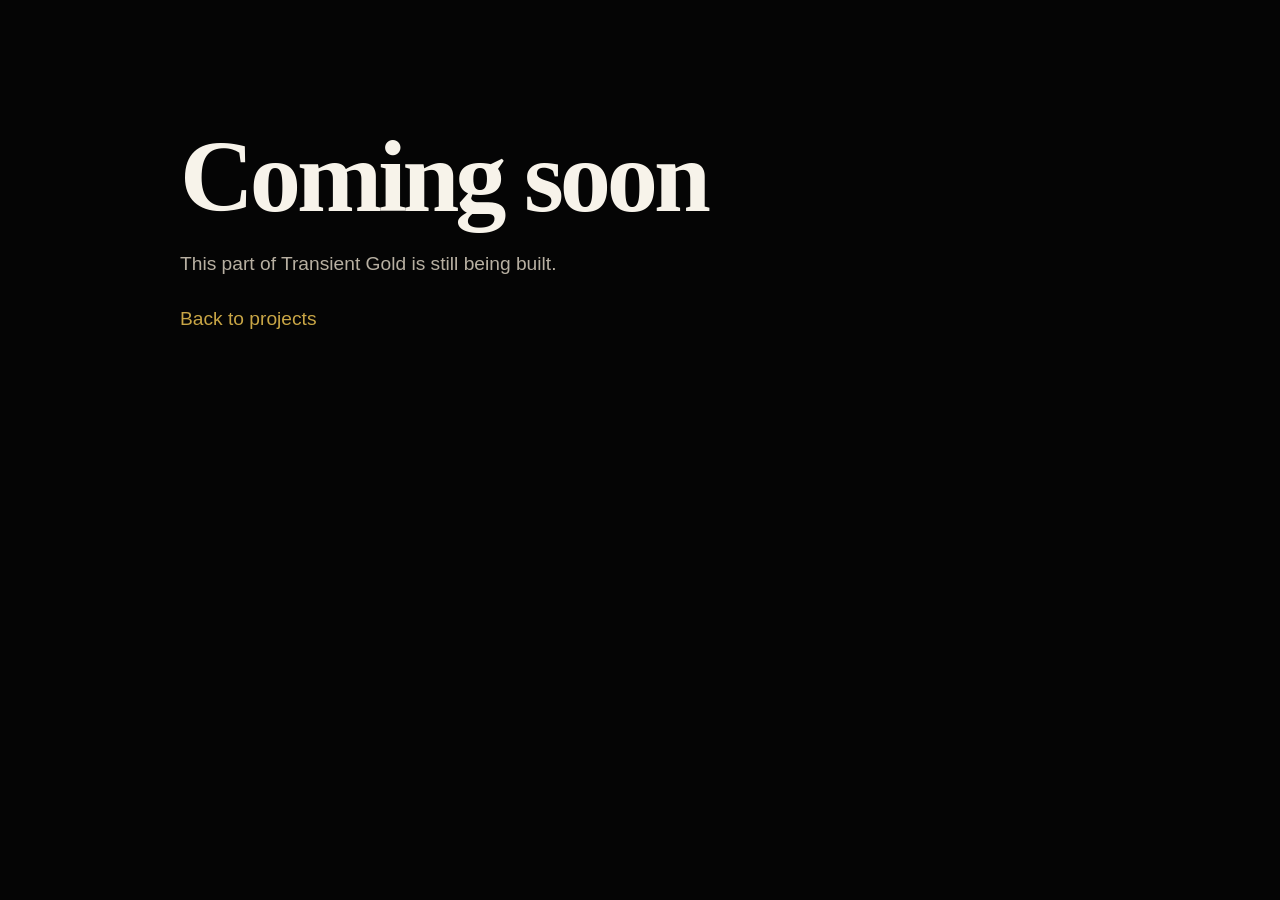
<file: placeholder.html>
<!doctype html>
<html lang="en">
    <head>
        <meta charset="UTF-8" />
        <meta name="viewport" content="width=device-width, initial-scale=1.0" />

        <link rel="stylesheet" href="css/styles.css" />

        <link
            rel="icon"
            type="image/png"
            sizes="512x512"
            href="assets/images/favicon3.png"
        />

        <title>Coming Soon — Transient Gold</title>
    </head>

    <body>
        <main class="page">
            <section class="page-hero">
                <h1>Coming soon</h1>

                <p>This part of Transient Gold is still being built.</p>

                <p>
                    <a href="projects.html">Back to projects</a>
                </p>
            </section>
        </main>
        <dialog class="contact-dialog" id="contact-dialog">
            <div class="contact-dialog__inner">
                <button
                    class="contact-dialog__close"
                    type="button"
                    aria-label="Close contact information"
                >
                    ×
                </button>

                <header class="contact-dialog__header">
                    <h2>Before you email us</h2>

                    <p>
                        This inbox is for professional, institutional and
                        creative inquiries. Choose the category that best
                        matches why you're contacting us.
                    </p>
                </header>

                <div class="contact-categories">
                    <details
                        class="contact-category"
                        data-category="Partnerships & collaborations"
                    >
                        <summary>
                            <span>Partnerships & collaborations</span>
                            <span class="contact-category__more"
                                >More info</span
                            >
                        </summary>

                        <div class="contact-category__content">
                            <p>
                                Porting a game to another platform,
                                distribution, events, crossovers, institutional
                                or creative partnerships.
                            </p>

                            <button
                                class="contact-category__confirm"
                                type="button"
                            >
                                Yes, this is what I'm contacting you about
                            </button>
                        </div>
                    </details>

                    <details
                        class="contact-category"
                        data-category="Press & media"
                    >
                        <summary>
                            <span>Press & media</span>
                            <span class="contact-category__more"
                                >More info</span
                            >
                        </summary>

                        <div class="contact-category__content">
                            <p>
                                Interviews, articles, podcasts, review copies,
                                or requests for press material.
                            </p>

                            <button
                                class="contact-category__confirm"
                                type="button"
                            >
                                Yes, this is what I'm contacting you about
                            </button>
                        </div>
                    </details>

                    <details
                        class="contact-category"
                        data-category="Business & licensing"
                    >
                        <summary>
                            <span>Business & licensing</span>
                            <span class="contact-category__more"
                                >More info</span
                            >
                        </summary>

                        <div class="contact-category__content">
                            <p>
                                Licensing, commercial use of our work,
                                publishing or distribution proposals.
                            </p>

                            <button
                                class="contact-category__confirm"
                                type="button"
                            >
                                Yes, this is what I'm contacting you about
                            </button>
                        </div>
                    </details>

                    <details
                        class="contact-category"
                        data-category="Research & education"
                    >
                        <summary>
                            <span>Research & education</span>
                            <span class="contact-category__more"
                                >More info</span
                            >
                        </summary>

                        <div class="contact-category__content">
                            <p>
                                Academic research, teaching, conferences,
                                student projects, or requests related to our
                                development process.
                            </p>

                            <button
                                class="contact-category__confirm"
                                type="button"
                            >
                                Yes, this is what I'm contacting you about
                            </button>
                        </div>
                    </details>

                    <details
                        class="contact-category"
                        data-category="Accessibility"
                    >
                        <summary>
                            <span>Accessibility</span>
                            <span class="contact-category__more"
                                >More info</span
                            >
                        </summary>

                        <div class="contact-category__content">
                            <p>
                                Professional accessibility inquiries,
                                accessibility initiatives or collaborations.
                            </p>

                            <p class="contact-category__note">
                                Individual accessibility or bug reports about a
                                game belong in that game's feedback system
                                instead.
                            </p>

                            <button
                                class="contact-category__confirm"
                                type="button"
                            >
                                Yes, this is what I'm contacting you about
                            </button>
                        </div>
                    </details>

                    <details
                        class="contact-category"
                        data-category="Legal & administrative"
                    >
                        <summary>
                            <span>Legal & administrative</span>
                            <span class="contact-category__more"
                                >More info</span
                            >
                        </summary>

                        <div class="contact-category__content">
                            <p>
                                Copyright, contracts, invoices, or formal
                                administrative requests.
                            </p>

                            <button
                                class="contact-category__confirm"
                                type="button"
                            >
                                Yes, this is what I'm contacting you about
                            </button>
                        </div>
                    </details>
                </div>

                <div class="contact-dialog__wrong-inbox">
                    <h3>Can't find your topic above?</h3>

                    <p>
                        That probably means this isn't the right inbox. Please
                        don't pick the closest category — unrelated emails will
                        be ignored.
                    </p>
                </div>

                <footer class="contact-dialog__footer">
                    <p class="contact-dialog__selection" aria-live="polite"></p>

                    <button
                        class="contact-dialog__contact"
                        type="button"
                        disabled
                    >
                        Contact
                    </button>
                </footer>
            </div>
        </dialog>
    </body>
</html>
</file>
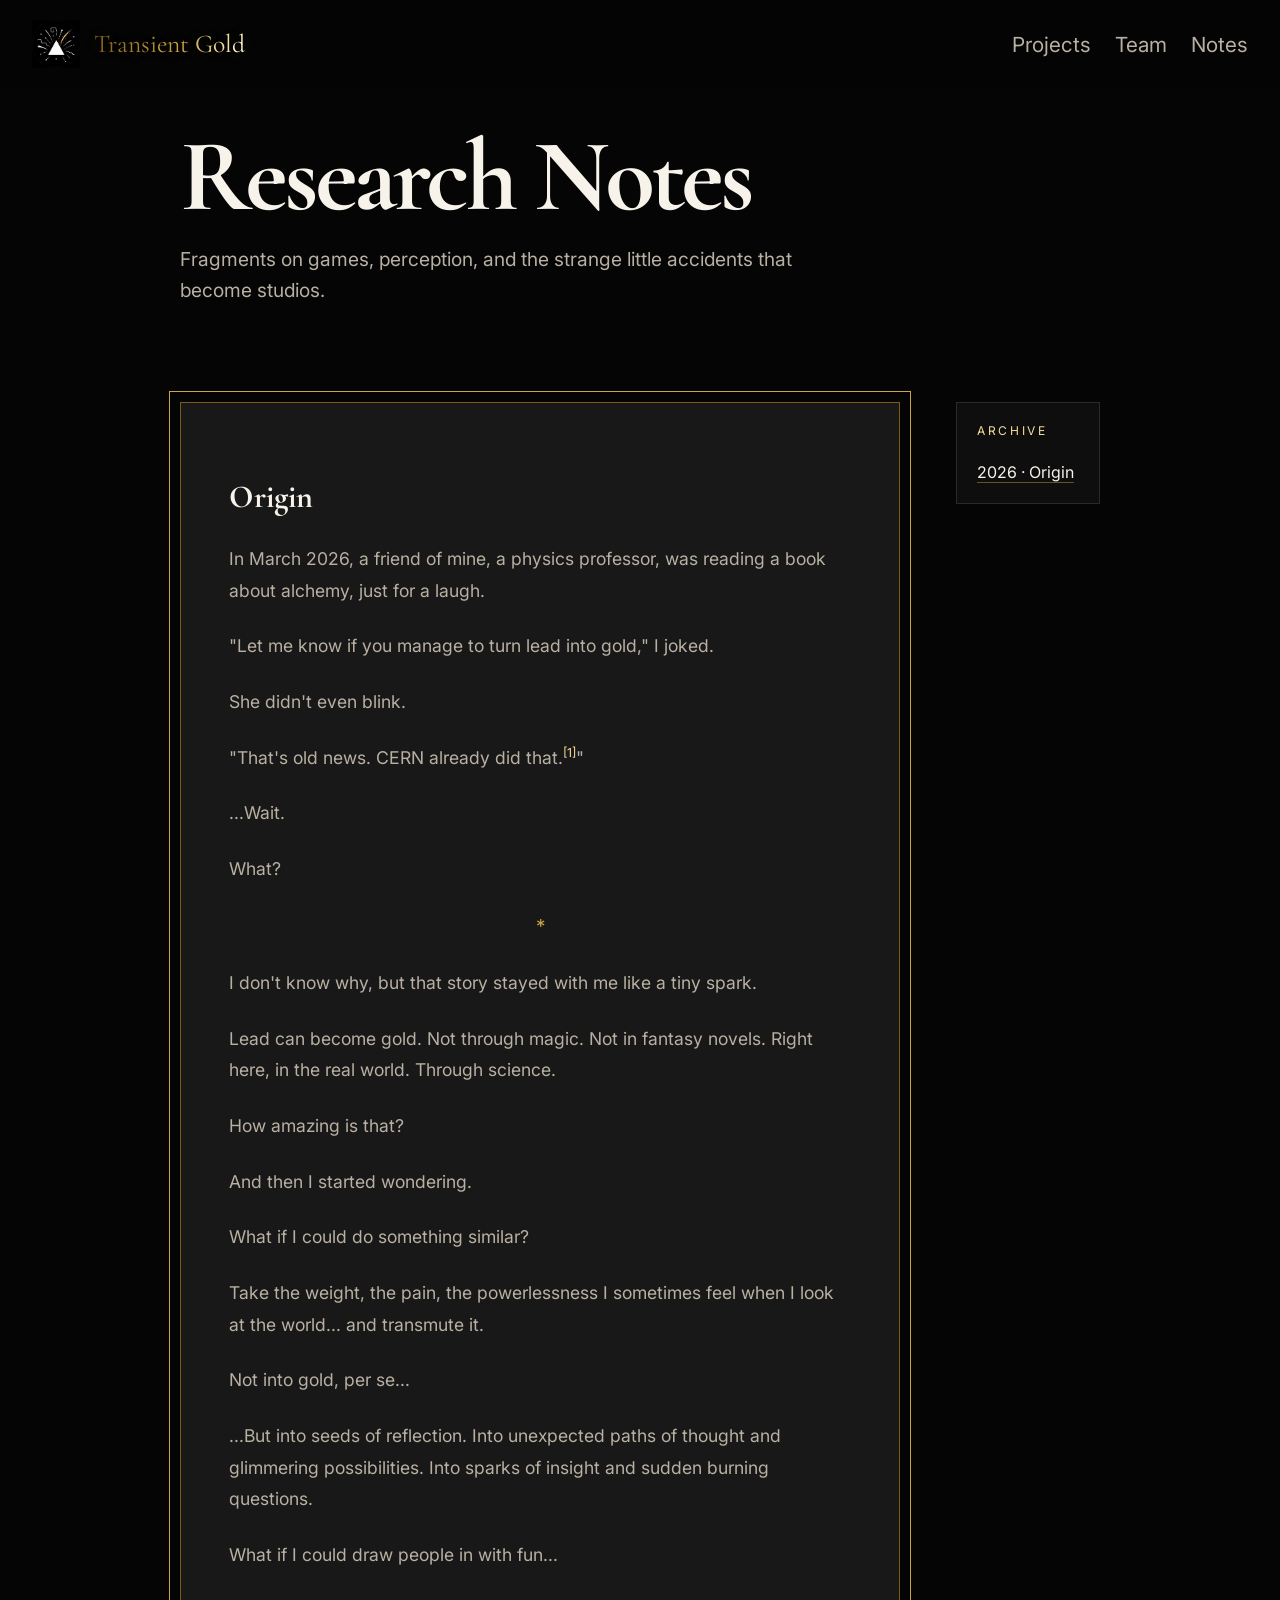
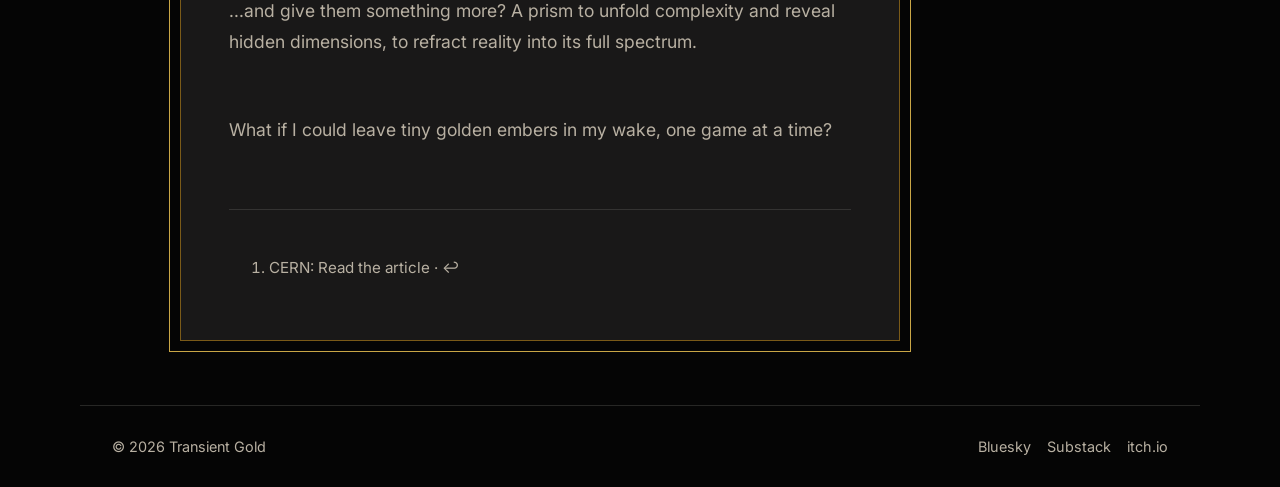
<file: studio-website/notes.html>
<!doctype html>
<html lang="en">
    <head>
        <meta charset="UTF-8" />
        <meta name="viewport" content="width=device-width, initial-scale=1.0" />
        <link rel="stylesheet" href="styles.css" />
        <link rel="preconnect" href="https://fonts.googleapis.com" />
        <link rel="preconnect" href="https://fonts.gstatic.com" crossorigin />

        <link
            href="https://fonts.googleapis.com/css2?family=Cormorant+Garamond:wght@400;500;600;700&family=Inter:wght@300;400;500;600;700&display=swap"
            rel="stylesheet"
        />
        <title>Transient Gold</title>
    </head>
    <body>
        <header class="site-header">
            <a href="index.html" class="site-brand">
                <img
                    src="assets/images/logo.jpeg"
                    alt="Transient Gold"
                    class="site-logo"
                />

                <span class="site-title gold-text shimmer">
                    Transient Gold
                </span>
            </a>

            <nav class="site-nav" aria-label="Main navigation">
                <a href="projects.html">Projects</a>
                <a href="team.html">Team</a>
                <a href="notes.html">Notes</a>
            </nav>
        </header>
        <main class="page">
            <section class="page-hero">
                <h1>Research Notes</h1>
                <p>
                    Fragments on games, perception, and the strange little
                    accidents that become studios.
                </p>
            </section>

            <section class="page-content notes-box">
                <section class="notes-articles" aria-label="Notes articles">
                    <article class="note-article" id="origin">
                        <!-- <p class="eyebrow">Studio note</p> -->
                        <h2>Origin</h2>

                        <p>
                            In March 2026, a friend of mine, a physics
                            professor, was reading a book about alchemy, just
                            for a laugh.
                        </p>

                        <p>
                            "Let me know if you manage to turn lead into gold,"
                            I joked.
                        </p>

                        <p>She didn't even blink.</p>

                        <p>
                            "That's old news. CERN already did that.<sup
                                id="ref-1"
                                ><a href="#note-1">[1]</a></sup
                            >"
                        </p>

                        <p>...Wait.</p>

                        <p>What?</p>
                        <p
                            style="
                                color: var(--gold);
                                text-align: center;
                                font-size: 1.2rem;
                            "
                        >
                            *
                        </p>
                        <p>
                            I don't know why, but that story stayed with me like
                            a tiny spark.
                        </p>

                        <p>
                            Lead can become gold. Not through magic. Not in
                            fantasy novels. Right here, in the real world.
                            Through science.
                        </p>

                        <p>How amazing is that?</p>

                        <p>And then I started wondering.</p>

                        <p>What if I could do something similar?</p>

                        <p>
                            Take the weight, the pain, the powerlessness I
                            sometimes feel when I look at the world... and
                            transmute it.
                        </p>

                        <p>Not into gold, per se...</p>

                        <p>
                            ...But into seeds of reflection. Into unexpected
                            paths of thought and glimmering possibilities. Into
                            sparks of insight and sudden burning questions.
                        </p>

                        <p>What if I could draw people in with fun...</p>

                        <p>
                            ...and give them something more? A prism to unfold
                            complexity and reveal hidden dimensions, to refract
                            reality into its full spectrum.
                        </p>

                        <p>
                            <br />
                            What if I could leave tiny golden embers in my wake,
                            one game at a time?
                        </p>

                        <footer class="note-footnotes">
                            <ol>
                                <li id="note-1">
                                    CERN:
                                    <a
                                        href="https://home.cern/alice-detects-conversion-lead-gold-lhc/"
                                        target="_blank"
                                        rel="noopener noreferrer"
                                        >Read the article</a
                                    >
                                    ·
                                    <a href="#ref-1">↩</a>
                                </li>
                            </ol>
                        </footer>
                    </article>

                    <!-- <article class="note-article" id="test">
                        <p>bla bla bla</p>
                    </article> -->
                </section>
                <nav class="note-archive" aria-label="Notes archive">
                    <p class="archive-title">Archive</p>
                    <a href="#origin">2026 · Origin</a>
                </nav>
            </section>
        </main>
        <footer class="site-footer" id="contact">
            <p>© 2026 Transient Gold</p>

            <nav aria-label="Social links">
                <a href="#">Bluesky</a>
                <a href="#">Substack</a>
                <a href="#">itch.io</a>
            </nav>
        </footer>
    </body>
</html>
</file>
<file: css/styles.css>
/* ========================================
   VARIABLES
   ======================================== */

:root {
    --black: #050505;
    --white: #f7f3ea;
    --muted: #b8b0a2;

    --gold-dark: #7a5a18;
    --gold: #c9a646;
    --gold-light: #f4df9b;
    --gold-white: #fff6cf;

    --bg: rgba(247, 243, 234, 0.08);

    --font-body: "Inter", sans-serif;
    --font-title: "Cormorant Garamond", serif;
}

/* ========================================
   RESET & TYPOGRAPHY
   ======================================== */

* {
    box-sizing: border-box;
}

html {
    scroll-behavior: smooth;
}

body {
    margin: 0;
    min-height: 100vh;

    background: var(--black);
    color: var(--white);

    font-family: var(--font-body);
}

h1,
h2,
h3 {
    font-family: var(--font-title);
}

a {
    color: inherit;
    text-decoration: none;
}

img {
    max-width: 100%;
}

/* ========================================
   HEADER
   ======================================== */

.site-header {
    position: fixed;
    z-index: 10;
    top: 0;
    left: 0;

    width: 100%;
    padding: 1.25rem 2rem;

    display: flex;
    align-items: center;
    justify-content: space-between;

    background: rgba(5, 5, 5, 0.72);
    backdrop-filter: blur(12px);
}

.site-brand {
    display: flex;
    align-items: center;
    gap: 0.9rem;

    color: var(--white);
    text-decoration: none;
}

.site-brand,
.site-brand:hover,
.site-brand:focus-visible,
.site-brand:active {
    color: inherit;
    text-decoration: none;
    border-bottom: none;
}

.site-logo {
    display: block;
    flex-shrink: 0;

    width: 3rem;
    height: 3rem;
}

.site-title {
    font-family: var(--font-title);
    font-size: 1.6rem;
    line-height: 1;
}

.site-nav {
    display: flex;
    gap: 1.5rem;

    color: var(--muted);
    font-size: 1.3rem;
}

.site-nav a {
    transition:
        color 180ms ease,
        text-shadow 180ms ease;
}

.site-nav a:hover {
    color: var(--white);
    text-shadow: 0 0 14px rgba(244, 223, 155, 0.35);
}

/* ========================================
   GOLD EFFECT
   ======================================== */

.gold-text {
    background: linear-gradient(
        115deg,
        var(--gold-dark) 0%,
        var(--gold) 28%,
        var(--gold-white) 45%,
        var(--gold-light) 52%,
        var(--gold) 68%,
        var(--gold-dark) 100%
    );

    background-size: 220% auto;
    background-clip: text;
    -webkit-background-clip: text;

    color: transparent;
    text-shadow: 0 0 22px rgba(201, 166, 70, 0.18);
}

.shimmer {
    animation: gold-shimmer 9s ease-in-out infinite;
}

@keyframes gold-shimmer {
    0%,
    100% {
        background-position: 0% center;
    }

    50% {
        background-position: 100% center;
    }
}

/* ========================================
   COMMON PAGE LAYOUT
   ======================================== */

.page {
    padding: 8rem 2rem 4rem;
}

.page-hero,
.page-content {
    max-width: 920px;
    margin: 0 auto;
}

.page-hero {
    margin-bottom: 6rem;
}

.page-hero h1 {
    margin: 0;

    font-family: var(--font-title);
    font-size: clamp(3rem, 8vw, 7rem);
    line-height: 0.95;
    letter-spacing: -0.04em;
}

.page-hero > p {
    margin-top: 1.5rem;
    max-width: 620px;
    color: var(--muted);
    font-size: 1.2rem;
    line-height: 1.6;
}

.eyebrow {
    color: var(--muted);

    font-size: 1.1rem;
    font-weight: 500;

    text-transform: uppercase;
    letter-spacing: 0.35em;
}

.section-label {
    color: var(--gold-light);

    font-size: 0.8rem;
    text-transform: uppercase;
    letter-spacing: 0.22em;
}

/* ==========================================
   Footer
========================================== */

.site-footer {
    max-width: 1120px;
    margin: 0 auto;
    padding: 2rem;

    display: grid;
    grid-template-columns: 1fr auto;
    align-items: start;
    gap: 2rem;

    border-top: 1px solid rgba(247, 243, 234, 0.14);

    color: var(--muted);
    font-size: 0.9rem;
}

.site-footer p {
    margin: 0;
}

.site-footer nav {
    justify-self: end;

    display: flex;
    gap: 1rem;
}

/* ==========================================
   Footer with credits
========================================== */

.site-footer--with-credit {
    grid-template-columns: 1fr auto 1fr;
}

.site-footer__credits {
    text-align: center;
}

.site-footer__credits a {
    color: var(--gold);

    text-decoration: none;
    border-bottom: 1px solid transparent;

    transition:
        color 180ms ease,
        border-color 180ms ease;
}

.site-footer__credits a:hover,
.site-footer__credits a:focus-visible {
    color: var(--gold-light);
    border-bottom-color: currentColor;
}

.site-footer--with-credit nav {
    justify-self: end;
}

/* ==========================================
   Mobile
========================================== */

@media (max-width: 760px) {
    .site-footer,
    .site-footer--with-credit {
        grid-template-columns: 1fr;
        text-align: center;
    }

    .site-footer nav,
    .site-footer--with-credit nav {
        justify-self: center;
    }
}

/* ========================================
   LIENS
   ======================================== */

a {
    color: var(--gold);

    text-decoration: none;
    border-bottom: 1px solid transparent;

    transition:
        color 180ms ease,
        border-color 180ms ease;
}

a:hover,
a:focus-visible {
    color: var(--gold-light);
    border-bottom-color: currentColor;
}

a:active {
    color: var(--gold-dark);
}
/* ========================================
   RESPONSIVE COMMON
   ======================================== */

@media (max-width: 620px) {
    .site-header {
        padding: 1rem;
    }

    .site-title {
        display: none;
    }

    .site-nav {
        gap: 1rem;
        font-size: 1rem;
    }

    .page {
        padding: 7rem 1rem 3rem;
    }

    .page-hero {
        margin-bottom: 4rem;
    }

    .site-footer {
        grid-template-columns: 1fr;
    }
}

/* ========================================
   ACCESSIBILITY
   ======================================== */

@media (prefers-reduced-motion: reduce) {
    html {
        scroll-behavior: auto;
    }

    .shimmer {
        animation: none;
    }
}
</file>
<file: css/mail.css>
/* ========================================
   CONTACT DIALOG
   ======================================== */

.contact-dialog {
    width: min(42rem, calc(100vw - 2rem));
    max-height: calc(100vh - 2rem);
    padding: 0;

    color: var(--text);
    background: var(--background);

    border: 1px solid var(--gold-dark);
}

.contact-dialog::backdrop {
    background: rgba(0, 0, 0, 0.82);
    backdrop-filter: blur(5px);
}

.contact-dialog__inner {
    position: relative;
    padding: 2rem;

    overflow-y: auto;
}

.contact-dialog__close {
    position: absolute;
    top: 1rem;
    right: 1rem;

    width: 2.5rem;
    height: 2.5rem;
    padding: 0;

    border: 0;
    background: transparent;
    color: var(--muted);

    font: inherit;
    font-size: 1.7rem;

    cursor: pointer;
}

.contact-dialog__close:hover,
.contact-dialog__close:focus-visible {
    color: var(--gold-light);
}

.contact-dialog__header {
    padding-right: 2.5rem;
    margin-bottom: 2rem;
}

.contact-dialog__header h2 {
    margin-top: 0;
}

.contact-dialog__header p {
    color: var(--muted);
}

/* Categories */

.contact-categories {
    border-top: 1px solid var(--border);
}

.contact-category {
    border-bottom: 1px solid var(--border);
}

.contact-category summary {
    display: flex;
    justify-content: space-between;
    gap: 1rem;

    padding: 1rem 0;

    cursor: pointer;
    list-style: none;
}

.contact-category summary::-webkit-details-marker {
    display: none;
}

.contact-category__more {
    flex-shrink: 0;

    color: var(--gold-dark);
    font-size: 0.85rem;
}

.contact-category__more::after {
    content: " ▾";
}

.contact-category[open] .contact-category__more::after {
    content: " ▴";
}

.contact-category__content {
    padding: 0 0 1.25rem;
}

.contact-category__content p {
    margin-top: 0;

    color: var(--muted);
    line-height: 1.6;
}

.contact-category__note {
    font-size: 0.9rem;
    font-style: italic;
}

.contact-category__confirm {
    padding: 0.65rem 0.9rem;

    border: 1px solid var(--gold-dark);
    background: transparent;
    color: var(--text);

    font: inherit;
    font-size: 0.85rem;

    cursor: pointer;
}

.contact-category__confirm:hover,
.contact-category__confirm:focus-visible {
    border-color: var(--gold-light);
    color: var(--gold-light);
}

.contact-category.is-selected .contact-category__confirm {
    background: var(--gold-dark);
    color: var(--background);
}

/* Wrong inbox */

.contact-dialog__wrong-inbox {
    margin-top: 2rem;
    padding: 1.25rem;

    border: 1px solid var(--border);
}

.contact-dialog__wrong-inbox h3 {
    margin-top: 0;
    font-size: 1rem;
}

.contact-dialog__wrong-inbox p {
    margin-bottom: 0;

    color: var(--muted);
    font-size: 0.9rem;
    line-height: 1.6;
}

/* Footer */

.contact-dialog__footer {
    margin-top: 2rem;

    display: flex;
    align-items: center;
    justify-content: space-between;
    gap: 1rem;
}

.contact-dialog__selection {
    margin: 0;

    color: var(--muted);
    font-size: 0.85rem;
}

.contact-dialog__contact {
    padding: 0.75rem 1.4rem;

    border: 1px solid var(--gold);
    background: transparent;
    color: var(--gold-light);

    font: inherit;

    cursor: pointer;
}

.contact-dialog__contact:disabled {
    opacity: 0.3;
    cursor: not-allowed;
}

.contact-dialog__contact:not(:disabled):hover,
.contact-dialog__contact:not(:disabled):focus-visible {
    background: var(--gold);
    color: var(--background);
}

@media (max-width: 620px) {
    .contact-dialog__inner {
        padding: 1.5rem;
    }

    .contact-dialog__footer {
        align-items: stretch;
        flex-direction: column;
    }

    .contact-dialog__contact {
        width: 100%;
    }
}
</file>
<file: css/ref.css>
/* ========================================
   REFERENCES / FOOTNOTES
   ======================================== */

sup[id] {
    font-size: 0.7em;
}

sup[id] a {
    color: var(--gold-light);
}

.note-footnotes {
    margin-top: 4rem;
    padding-top: 2rem;

    border-top: 1px solid rgba(247, 243, 234, 0.12);

    color: var(--muted);
    font-size: 0.95rem;
}

.note-footnotes a {
    border-bottom: 1px solid transparent;

    transition:
        color 180ms ease,
        border-color 180ms ease;
}

.note-footnotes a:hover {
    color: var(--gold-light);
    border-color: var(--gold);
}

/* Position des liens d'ancrage */
sup[id],
.note-footnotes li[id] {
    scroll-margin-top: 6rem;
}
</file>
<file: css/home.css>
/* ========================================
   HOME HERO
   ======================================== */

.hero {
    min-height: 100vh;
    padding: 8rem 2rem 4rem;

    display: grid;
    place-content: center;

    text-align: center;
}

.hero h1 {
    margin: 0;

    font-family: var(--font-title);
    font-weight: 600;
    font-size: clamp(4rem, 13vw, 11rem);

    line-height: 0.88;
    letter-spacing: -0.08em;
}

.tagline {
    margin: 2rem 0 0;

    color: var(--white);

    font-size: clamp(1.4rem, 3vw, 2.5rem);
    line-height: 1.15;
}

/* ========================================
   HOME CONTENT
   ======================================== */

.manifesto,
.home-section {
    max-width: 760px;
    margin: 0 auto;
    padding: 5rem 2rem;
}

.manifesto p {
    font-size: clamp(1.3rem, 3vw, 2.6rem);
    line-height: 1.05;
    letter-spacing: -0.04em;
}

.home-section h2 {
    margin: 0.5rem 0 1rem;

    font-size: clamp(2.2rem, 6vw, 5rem);
}

.home-section p {
    color: var(--muted);

    font-size: 1.2rem;
    line-height: 1.6;
}
**

/* ========================================
   SPARKS
   ======================================== */

.spark {
    margin: 0;
}

.home-section .spark-text {
    margin: 0;

    color: var(--white);

    font-family: var(--font-title);
    font-size: 2rem;
    line-height: 1.2;
    /* font-size: 1.1rem; */
}

.spark-source {
    margin-top: 1.5rem;

    color: var(--muted);

    /* font-size: 0.9rem; */
    font-style: normal;
    letter-spacing: 0.08em;
    font-size: 1.2rem;
}

.spark-source:empty {
    display: none;
}

/* ========================================
   RESPONSIVE HOME
   ======================================== */

@media (max-width: 620px) {
    .hero {
        padding-inline: 1rem;
    }

    .manifesto,
    .home-section {
        padding: 4rem 1rem;
    }
}
</file>
<file: css/newsletter.css>
/* ========================================
   NEWSLETTER
   ======================================== */

.newsletter-section {
    max-width: 1100px;
    margin: 6rem auto;
    padding: 0 2rem;
}

.newsletter-section > p:not(.section-kicker) {
    max-width: 800px;
}

/* ========================================
   KIT FORM
   ======================================== */

.newsletter-section .formkit-form {
    max-width: none !important;
    background: transparent !important;
    color: var(--text);
}

/* Kit's main container */
.newsletter-section .formkit-fields {
    display: grid !important;
    grid-template-columns: minmax(0, 1fr) auto;
    gap: 2rem;
    align-items: start;
    width: 100%;
}

/* Email */
.newsletter-section .formkit-field:first-child {
    grid-column: 1;
    grid-row: 1;
}

.newsletter-section .formkit-input {
    width: 100%;
    background: transparent !important;
    color: var(--text) !important;
    border: 1px solid var(--gold) !important;
}

.newsletter-section .formkit-input::placeholder {
    color: var(--muted) !important;
}

/* Subscribe */
.newsletter-section .formkit-submit {
    grid-column: 2;
    grid-row: 1;

    align-self: stretch;
    min-height: 0;
    height: auto;
    padding: 0.9rem 1.8rem;

    background: transparent !important;
    color: var(--gold-light) !important;
    border: 1px solid var(--gold) !important;
    border-radius: 0 !important;
}

.newsletter-section .formkit-submit:hover {
    background: var(--gold) !important;
    color: #000 !important;
}

/* ========================================
   PREFERENCES
   ======================================== */

/* Second formkit-field = our checkbox field */
.newsletter-section .formkit-field:nth-child(2) {
    grid-column: 1 / -1;
    grid-row: 2;
}

.newsletter-section .formkit-form fieldset {
    display: grid;
    grid-template-columns: repeat(2, minmax(0, 1fr));
    column-gap: 3rem;
    row-gap: 0.65rem;

    margin: 0;
    padding: 0;
    border: 0;

    color: var(--text) !important;
}

.newsletter-section .formkit-form legend {
    grid-column: 1 / -1;
    width: 100%;
    margin-bottom: 0.75rem;

    color: var(--gold-light) !important;
    font-weight: 700 !important;
}

/* Every checkbox */
.newsletter-section .formkit-checkboxes {
    margin: 0 !important;
    color: var(--text) !important;
}

.newsletter-section .formkit-checkboxes label {
    color: var(--text) !important;
}
/* First three = general subscriptions */
.newsletter-section .formkit-checkboxes:nth-of-type(-n + 3) {
    grid-column: 1 / -1;
}

/*! ici  */
.newsletter-section .formkit-checkboxes:nth-of-type(4),
.newsletter-section .formkit-checkboxes:nth-of-type(5) {
    margin-top: 2.5rem !important;
}

.newsletter-section .formkit-checkboxes:nth-of-type(4) {
    position: relative;
}

.newsletter-section .formkit-checkboxes:nth-of-type(4)::before {
    content: "PROJECTS";
    position: absolute;
    left: 0;
    bottom: calc(100% + 0.6rem);

    color: var(--muted);
    font-size: 0.85rem;
    font-weight: 500;
    letter-spacing: 0.08em;
    text-transform: uppercase;
}
/*! là  */

/* ========================================
   KIT CREDIT
   ======================================== */

.newsletter-section .formkit-powered-by-convertkit-container {
    grid-column: 1 / -1;
    opacity: 0.5;
}

.newsletter-details summary {
    display: inline-block;
    padding: 0.9rem 1.4rem;
    color: var(--gold-light);
    border: 1px solid var(--gold);
    cursor: pointer;
    list-style: none;
}

.newsletter-details summary::-webkit-details-marker {
    display: none;
}

.newsletter-details summary:hover {
    background: var(--gold);
    color: #000;
}

.newsletter-content {
    margin-top: 2rem;
}

.newsletter-details {
    text-align: center;
}

.newsletter-details > summary {
    display: inline-block;
    margin: 0 auto;
}

.newsletter-content > p {
    text-align: center;
    margin: 2rem auto;
    max-width: 850px;
}

/* ========================================
   MOBILE
   ======================================== */

@media (max-width: 760px) {
    .newsletter-section {
        margin: 4rem auto;
        padding: 0 1.25rem;
    }

    .newsletter-section .formkit-fields {
        grid-template-columns: 1fr;
        gap: 1rem;
    }

    .newsletter-section .formkit-field:first-child,
    .newsletter-section .formkit-submit,
    .newsletter-section .formkit-field:nth-child(2) {
        grid-column: 1;
        grid-row: auto;
    }

    .newsletter-section .formkit-submit {
        width: 100%;
    }

    .newsletter-section .formkit-form fieldset {
        grid-template-columns: 1fr;
    }

    .newsletter-section .formkit-checkboxes:nth-of-type(5) {
        margin-top: 0 !important;
    }
}
</file>
<file: studio-website/styles.css>
:root {
    --black: #050505;
    --white: #f7f3ea;
    --muted: #b8b0a2;

    --gold-dark: #7a5a18;
    --gold: #c9a646;
    --gold-light: #f4df9b;
    --gold-white: #fff6cf;

    --bg: rgba(247, 243, 234, 0.08);
}

/*// fonts  */
:root {
    --font-body: "Inter", sans-serif;
    --font-title: "Cormorant Garamond", serif;
}

h1,
h2,
h3 {
    font-family: var(--font-title);
}

* {
    box-sizing: border-box;
}

body {
    margin: 0;
    min-height: 100vh;
    background: var(--black);
    color: var(--white);
    font-family: var(--font-body);
}

a {
    color: inherit;
    text-decoration: none;
}

.site-header {
    position: fixed;
    z-index: 10;
    top: 0;
    left: 0;
    width: 100%;
    padding: 1.25rem 2rem;

    display: flex;
    align-items: center;
    justify-content: space-between;

    background: rgba(5, 5, 5, 0.72);
    backdrop-filter: blur(12px);
}

/* .header-mark {
    font-size: 0.9rem;
    letter-spacing: 0.22em;
    font-weight: 700;
} */

.site-nav {
    display: flex;
    gap: 1.5rem;
    font-size: 1.3rem;
    color: var(--muted);
}

.site-nav a {
    transition:
        color 180ms ease,
        text-shadow 180ms ease;
}

.site-nav a:hover {
    color: var(--white);
    text-shadow: 0 0 14px rgba(244, 223, 155, 0.35);
}

/* logo  */
.site-brand {
    display: flex;
    align-items: center;
    gap: 0.9rem;

    color: var(--white);
    text-decoration: none;
}

.site-logo {
    width: 3rem;
    height: 3em;
    display: block;
    flex-shrink: 0;
}

.site-title {
    font-family: var(--font-title);
    font-size: 1.6rem;
    line-height: 1;
}

/*// accueil  */

.hero {
    min-height: 100vh;
    padding: 8rem 2rem 4rem;

    display: grid;
    place-content: center;
    text-align: center;
}

.hero h1 {
    font-family: var(--font-title);
    font-weight: 600;
    font-size: clamp(4rem, 13vw, 10rem);
    line-height: 0.9;
    letter-spacing: -0.03em;
}

.eyebrow {
    font-size: 1.1rem;
    text-transform: uppercase;
    letter-spacing: 0.35em;
    font-weight: 500;
    color: var(--muted);
}

.hero h1 {
    margin: 0;
    font-size: clamp(4rem, 13vw, 11rem);
    line-height: 0.88;
    letter-spacing: -0.08em;
}

.tagline {
    margin: 2rem 0 0;
    color: var(--white);
    font-size: clamp(1.4rem, 3vw, 2.5rem);
    line-height: 1.15;
}

.gold-text {
    background: linear-gradient(
        115deg,
        var(--gold-dark) 0%,
        var(--gold) 28%,
        var(--gold-white) 45%,
        var(--gold-light) 52%,
        var(--gold) 68%,
        var(--gold-dark) 100%
    );
    background-size: 220% auto;
    color: transparent;
    background-clip: text;
    -webkit-background-clip: text;
    text-shadow: 0 0 22px rgba(201, 166, 70, 0.18);
}

.shimmer {
    animation: gold-shimmer 9s ease-in-out infinite;
}

@keyframes gold-shimmer {
    0%,
    100% {
        background-position: 0% center;
    }

    50% {
        background-position: 100% center;
    }
}

.manifesto,
.home-section,
.site-footer {
    max-width: 760px;
    margin: 0 auto;
    padding: 5rem 2rem;
}

.manifesto p {
    font-size: clamp(1.6rem, 4vw, 3.4rem);
    line-height: 1.05;
    letter-spacing: -0.04em;
}

.section-label {
    color: var(--gold-light);
    text-transform: uppercase;
    letter-spacing: 0.22em;
    font-size: 0.8rem;
}

.home-section h2 {
    margin: 0.5rem 0 1rem;
    font-size: clamp(2.2rem, 6vw, 5rem);
}

.home-section p {
    color: var(--muted);
    font-size: 1.2rem;
    line-height: 1.6;
}

.site-footer {
    max-width: 1120px;
    margin: 0 auto;
    padding: 2rem;
    border-top: 1px solid rgba(247, 243, 234, 0.14);

    display: grid;
    grid-template-columns: 1fr auto;
    align-items: start;
    gap: 2rem;

    color: var(--muted);
    font-size: 0.9rem;
}

.site-footer p {
    margin: 0;
}

.site-footer nav {
    display: flex;
    gap: 1rem;
    align-items: start;
}

/*// project  */

.page {
    padding: 8rem 2rem 4rem;
}

.page-hero,
.page-content {
    max-width: 920px;
    margin: 0 auto;
}
.page-hero {
    margin-bottom: 6rem;
}

.page-hero h1 {
    margin: 0;
    font-family: var(--font-title);
    font-size: clamp(3rem, 8vw, 7rem);
    line-height: 0.95;
    letter-spacing: -0.04em;
}

.page-hero p:last-child {
    max-width: 620px;
    color: var(--muted);
    font-size: 1.2rem;
    line-height: 1.6;
}

.project-summary {
    display: flex;
    align-items: baseline;
    gap: 1rem;

    margin-top: 2rem;

    font-family: var(--font-body);
    color: var(--muted);
    font-size: 1.5rem;
}

.summary-item {
    display: flex;
    align-items: baseline;
    gap: 0.35rem;
}

.summary-item .state-icon {
    position: relative;
    top: 0.12em;
}
.projects-list {
    max-width: 920px;
    margin: 0 auto;
    display: grid;
    gap: 1.5rem;
}

.project-meta {
    display: flex;
    align-items: baseline;
    gap: 0.6rem;
    margin-bottom: 1rem;
}

.project-meta .state-icon {
    transform: translateY(2px);
}

.project-status {
    margin: 0 0 0.5rem 0;
    color: var(--gold-light);
    font-size: 1.2rem;
    text-transform: uppercase;
    letter-spacing: 0.22em;
    line-height: 1;
}

.project-card h2 {
    margin: 0;
    font-family: var(--font-title);
    font-size: clamp(2.4rem, 5vw, 4.5rem);
    line-height: 0.95;
}

.project-pitch {
    max-width: 680px;
    margin: 0.75rem 0 0 0;
    color: var(--muted);
    font-size: 1.08rem;
    line-height: 1.65;
}

.project-card p:not(.project-kicker):not(.project-status) {
    max-width: 640px;
    color: var(--muted);
    font-size: 1.2rem;
    line-height: 1.6;
}

.project-card a {
    display: inline-block;
    margin-top: 1rem;
    color: var(--white);
}

/* nom temp  */
.project-card .project-name-coalescing {
    margin: 0;
    font-family: var(--font-title);
    font-size: clamp(2rem, 4vw, 3.5rem);
    /* font-size: 1rem; */
    line-height: 0.95;
    font-style: italic;
    color: var(--muted);
}
/* tags  */
.project-tags {
    display: flex;
    flex-wrap: wrap;
    gap: 0.5rem 1.25rem;

    margin: 1.5rem 0 0;
    padding: 0;

    list-style: none;

    color: var(--muted);
    font-size: 1rem;
    font-style: italic;
}

.project-tags li {
    display: flex;
    align-items: center;
    gap: 0.4rem;
}

.project-tags li::before {
    content: "✧";
    color: var(--gold-light);
    font-size: 1.2em;
}

/* btn vers project site  */
.project-card {
    display: grid;
    grid-template-columns: 1fr auto;
    gap: 2rem;
    align-items: center;
    padding: 2rem;
    border: 1px solid rgba(247, 243, 234, 0.14);
    background: var(--bg);
}

.project-link {
    /* justify-self: end; */
    /* border: 1px solid red; */
    justify-items: start;
    margin-bottom: 3rem;
    display: flex;
    flex-direction: column;
    align-items: center;
    gap: 1.25rem;

    color: var(--muted);
    font-size: 0.9rem;
    line-height: 1.15;
    text-align: center;
    text-transform: uppercase;
    letter-spacing: 0.16em;
    border-bottom: 0;

    transition: color 180ms ease;
}

.project-link__text {
    text-align: center;
}

.project-link__icons {
    position: relative;
    width: 1.25rem;
    height: 1.25rem;
    padding-top: 1rem;
    /* outline: 1px solid red; */
}

.project-link__icon {
    position: absolute;
    top: 1rem;
    left: 50%;
    transform: translateX(-50%);
    width: 2rem;
    height: 2rem;
}

.project-link__icon--idle {
    opacity: 1;
    transform: translateX(-50%) scale(1);
}

.project-link__icon--hover {
    opacity: 0;
    transform: translateX(-50%) scale(0.9);
}

.project-link:hover .project-link__icon--idle {
    color: var(--gold-light);
    opacity: 0;
    transform: translateX(-50%) scale(0.9);
}
.project-link:hover .project-link__icon--hover {
    color: var(--gold-light);
    opacity: 1;
    transform: translateX(-50%) translate(2px, -2px) scale(1.15);
}

@media (max-width: 760px) {
    .project-card {
        grid-template-columns: 1fr;
    }

    .project-link {
        justify-self: start;
        justify-items: start;
        text-align: left;
    }
}

/** triangles  */
/** state icons */

.state-icon {
    width: 3rem;
    /* margin-top: 0.35rem; */
    color: var(--gold);
    flex-shrink: 0;
}

.state-icon--small {
    width: 2rem;
    margin: 0;
}

.state-icon svg {
    width: 100%;
    height: auto;
    display: block;
    overflow: visible;
}

.state-icon polygon {
    fill: none;
    stroke: currentColor;
    stroke-width: 3;
    stroke-linejoin: round;
}

/* Spark's Seed */
.state-seed polygon {
    stroke-dasharray: 4 5;
    opacity: 0.7;
}

/* Chrysopoeia in Progress */
.state-chrysopoeia polygon {
    stroke-dasharray: none;
    opacity: 1;
    filter: drop-shadow(0 0 6px rgba(201, 166, 70, 0.28));
}

/* Ignition */
.state-ignition polygon {
    fill: currentColor;
    stroke: currentColor;
    filter: drop-shadow(0 0 8px rgba(201, 166, 70, 0.35));
}

/* Tempering */
.state-tempering polygon {
    fill: currentColor;
    stroke: currentColor;
    animation: tempering-glint 4s ease-in-out infinite;
}

/* Lost in Transmutation */
.state-lost polygon {
    fill: none;
    stroke: currentColor;
    stroke-width: 4;
    stroke-dasharray: 8 10;
    stroke-dashoffset: 0;
    stroke-linecap: round;
    opacity: 0.75;
    animation: lost-dash-flow 10s linear infinite;
}

.state-lost svg,
.state-lost .lost-spinner {
    animation: none;
}

/* Strewing Golden Embers */
.state-embers polygon {
    fill: currentColor;
    stroke: currentColor;
    opacity: 0.9;
    animation: ember-pulse 4.5s ease-in-out infinite;
}

.state-embers .ember {
    fill: var(--gold-light);
    animation: ember-drift 3.6s ease-in-out infinite;
}

/* Turned to Lead */
.state-lead {
    color: #6e6e6e;
}

.state-lead polygon {
    fill: currentColor;
    stroke: currentColor;
    opacity: 0.8;
}

/*// notes  */
.notes-box {
    display: grid;
    grid-template-columns: 1fr 9rem;
    gap: 3.5rem;
}

.note-archive {
    align-self: start;
    padding: 1.25rem;
    background: rgba(247, 243, 234, 0.035);
    border: 1px solid rgba(247, 243, 234, 0.12);
}

.notes-articles {
    display: grid;
    gap: 2.5rem;
}

.note-article {
    padding: 3rem;
    background: var(--bg);
    border: 1px solid var(--gold-dark);
    outline: 0.5px solid var(--gold);
    outline-offset: 10px;
    color: var(--muted);
}

.note-article h2 {
    color: var(--white);
    font-size: 2rem;
}

.note-article p {
    margin: 0 0 1.5rem;
    font-size: 1.1rem;
    line-height: 1.8;
}

.note-article blockquote {
    margin: 2rem 0;
    padding-left: 1.5rem;

    border-left: 2px solid rgba(201, 166, 70, 0.35);

    color: var(--white);
    font-style: italic;
}

/* note de bas de page  */
.note-article sup {
    font-size: 0.7em;
}

.note-article sup a {
    color: var(--gold-light);
}

.note-footnotes {
    margin-top: 4rem;
    padding-top: 2rem;

    border-top: 1px solid rgba(247, 243, 234, 0.12);

    font-size: 0.95rem;
    color: var(--muted);
}

.note-footnotes a {
    border-bottom: 1px solid transparent;
    transition:
        color 180ms ease,
        border-color 180ms ease;
}

.note-footnotes a:hover {
    color: var(--gold-light);
    border-color: var(--gold);
}

/* sommaire  */
.archive-title {
    margin: 0 0 1.5rem;
    color: var(--gold-light);
    text-transform: uppercase;
    letter-spacing: 0.22em;
    font-size: 0.75rem;
}

.note-archive a {
    display: block;
    color: var(--white);
    border-bottom: 1px solid rgba(201, 166, 70, 0.45);
    width: fit-content;
}

/* .note-article {
    padding: 0;
    border: 0;
    padding-left: 3rem;
    border-left: 1px solid rgba(201, 166, 70, 0.22);
    outline: 0;
} */

@media (max-width: 760px) {
    .notes-box {
        grid-template-columns: 1fr;
    }

    .note-article {
        padding: 2rem;
    }
}

/*// team  */
.team-grid {
    display: grid;
    grid-template-columns: repeat(2, minmax(0, 1fr));
    gap: 3rem;
    align-items: stretch;
}

.team-grid .project-card {
    display: flex;
    flex-direction: column;
    width: 100%;
    border: 1px solid var(--gold-dark);
    padding-bottom: 2rem;
}

.team-image {
    width: 60%;
    display: block;
    margin: 2rem auto 1rem;
    aspect-ratio: 1;
    object-fit: cover;
    margin-bottom: 1.5rem;
}

.team-grid .project-main {
    flex: 1;
}

.team-grid .project-link {
    margin-top: 2rem;
    margin-bottom: 0;
    align-self: center;
}

.team-grid .project-link__icons {
    height: 3rem;
}
.team-grid .project-link {
    padding-bottom: 2.5rem;
}
.team-grid .project-pitch {
    padding-bottom: 2.5rem;
}

@media (max-width: 760px) {
    .team-grid {
        grid-template-columns: 1fr;
    }
}

/*// désactivation possible anim */
@media (prefers-reduced-motion: reduce) {
    .shimmer,
    .state-lost svg,
    .state-tempering polygon,
    .state-embers polygon,
    .state-embers .ember {
        animation: none;
    }
}
</file>
<file: css/confirmed.css>
/* ========================================
   SUBSCRIPTION CONFIRMED
   ======================================== */

.confirmed-page {
    min-height: 100vh;
    display: grid;
    place-items: center;
    padding: 2rem;
}

.confirmed-content {
    max-width: 680px;
    text-align: center;
}

.confirmed-logo {
    display: block;
    width: min(150px, 75vw);
    height: auto;
    margin: 0 auto 3rem;
}

.confirmed-content h1 {
    margin: 0 0 1.5rem;

    font-family: "Cormorant Garamond", serif;
    font-size: clamp(3rem, 8vw, 5rem);
    font-weight: 400;
    line-height: 1;
}

.confirmed-content p {
    max-width: 560px;
    margin: 0 auto 2.5rem;

    color: var(--muted);
    font-size: 1.1rem;
    line-height: 1.7;
}

.confirmed-link {
    display: inline-block;
    padding-bottom: 0.2rem;

    color: var(--gold-light);
    border-bottom: 1px solid var(--gold);

    text-decoration: none;
    transition:
        color 180ms ease,
        border-color 180ms ease;
}

.confirmed-link:hover {
    color: var(--text);
    border-color: var(--text);
}
</file>
<file: css/notes.css>
/* ========================================
   NOTES LAYOUT
   ======================================== */

.notes-box {
    display: grid;
    gap: 2.5rem;
}

/* ========================================
   NOTES ARCHIVE
   ======================================== */

.note-archive {
    padding: 1.25rem 1.5rem;

    background: rgba(247, 243, 234, 0.035);
    border: 1px solid rgba(247, 243, 234, 0.12);
}

.archive-title {
    cursor: pointer;

    color: var(--gold-light);

    font-size: 0.75rem;
    font-weight: 500;
    text-transform: uppercase;
    letter-spacing: 0.22em;

    list-style: none;
}

.archive-title::-webkit-details-marker {
    display: none;
}

.archive-title::after {
    content: "+";

    float: right;

    color: var(--gold);
    font-size: 1rem;
}

.note-archive[open] .archive-title::after {
    content: "−";
}

.archive-links {
    margin-top: 1.25rem;

    display: grid;
    gap: 0.75rem;
}

.archive-links a {
    width: fit-content;

    color: var(--white);
    border-bottom: 1px solid rgba(201, 166, 70, 0.45);
}

/* ========================================
   NOTES ARTICLES
   ======================================== */

.notes-articles {
    display: grid;
    gap: 2.5rem;
}

.note-article {
    padding: 3rem;

    background: var(--bg);

    border: 1px solid var(--gold-dark);
    outline: 0.5px solid var(--gold);
    outline-offset: 10px;

    color: var(--muted);
}

.note-article h2 {
    color: var(--white);
    font-size: 2rem;
}

.note-article p {
    margin: 0 0 1.5rem;

    font-size: 1.1rem;
    line-height: 1.8;
}

.note-article blockquote {
    margin: 2rem 0;
    padding-left: 1.5rem;

    border-left: 2px solid rgba(201, 166, 70, 0.35);

    color: var(--white);
    font-style: italic;
}

/* ========================================
   FOOTNOTES
   ======================================== */

.note-signature {
    color: var(--gold-light);
    font-weight: 700;
}

/* Position des liens d'ancrage */
.note-article {
    scroll-margin-top: 6rem;
}

/* ========================================
   RESPONSIVE NOTES
   ======================================== */

@media (max-width: 760px) {
    .note-article {
        padding: 2rem;
    }
}
</file>
